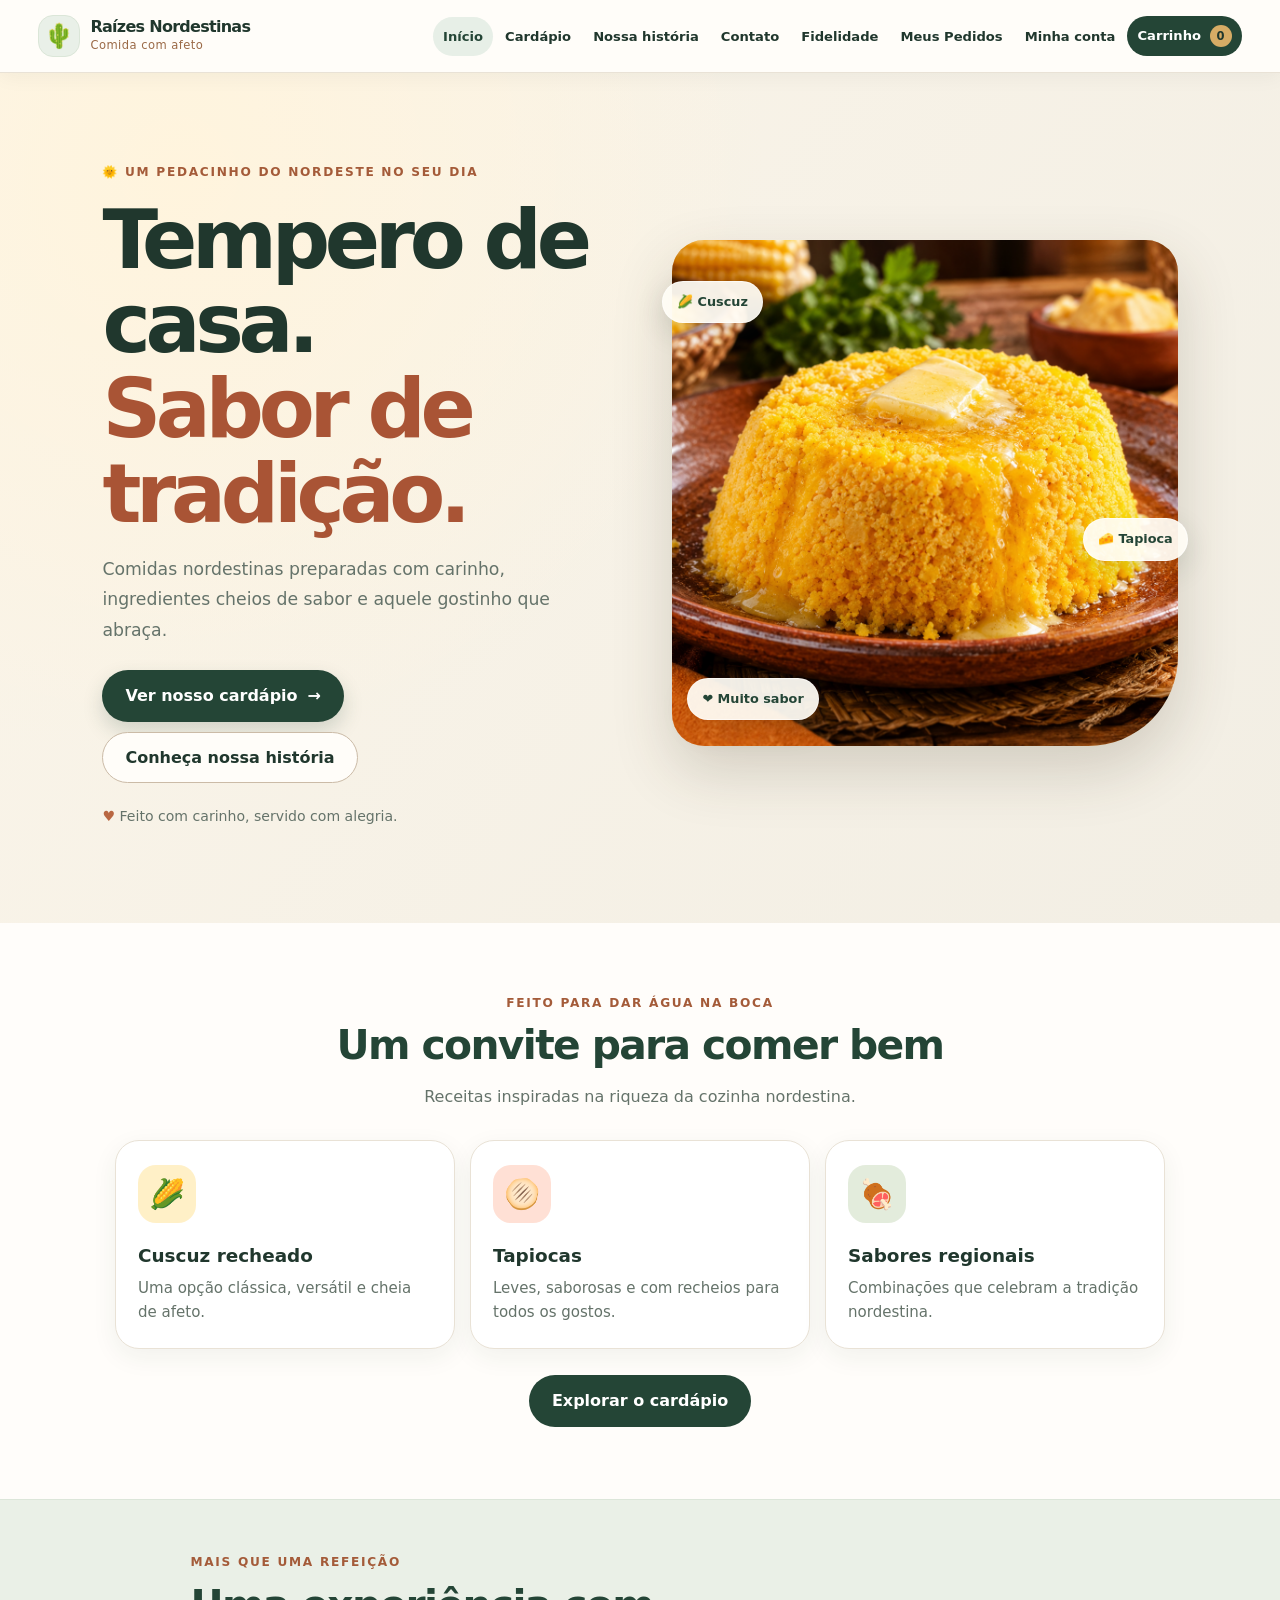
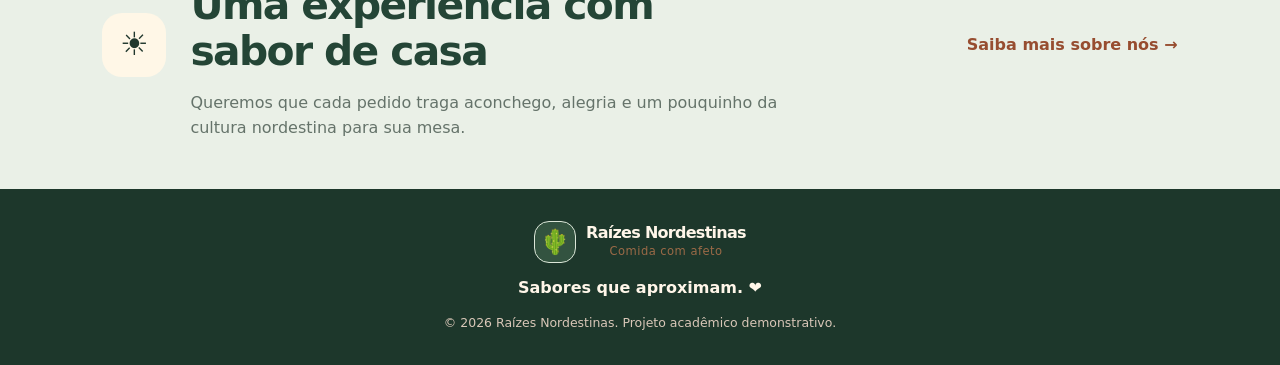
<file: index.html>
<!DOCTYPE html>
<html lang="pt-BR">
<head>
  <meta charset="UTF-8">
  <meta name="viewport" content="width=device-width, initial-scale=1">
  <meta name="description" content="Sabores do Nordeste feitos com carinho. Confira nosso cardápio de comidas nordestinas.">
  <title>Raízes Nordestinas | Comida com afeto</title>
  <link rel="stylesheet" href="CSS/style.css">
  <link rel="stylesheet" href="CSS/visual-novo.css">
  <script src="JS/script.js" defer></script>
</head>
<body>
  <a class="skip-link" href="#conteudo">Pular para o conteúdo</a>
  <header class="site-header">
    <a class="brand" href="index.html" aria-label="Raízes Nordestinas - página inicial">
      <span class="brand-mark" aria-hidden="true">🌵</span>
      <span><strong>Raízes Nordestinas</strong><small>Comida com afeto</small></span>
    </a>
    <button class="menu-toggle" aria-label="Abrir menu" aria-expanded="false" aria-controls="site-nav">☰</button>
    <nav class="site-nav" id="site-nav">
      <a class="active" href="index.html">Início</a>
      <a href="cardapio.html">Cardápio</a>
      <a href="quemsomos.html">Nossa história</a>
      <a href="contato.html">Contato</a>
      <a href="fidelidade.html">Fidelidade</a>
      <a href="meus-pedidos.html">Meus Pedidos</a>
      <a href="login.html">Minha conta</a>
      <a href="carrinho.html">Carrinho <span class="cart-count" aria-label="itens no carrinho">0</span></a>
    </nav>
  </header>

  <main id="conteudo">
    <section class="hero">
      <div class="hero-content">
        <span class="eyebrow">🌞 Um pedacinho do Nordeste no seu dia</span>
        <h1>Tempero de casa.<br><em>Sabor de tradição.</em></h1>
        <p>Comidas nordestinas preparadas com carinho, ingredientes cheios de sabor e aquele gostinho que abraça.</p>
        <div class="hero-actions">
          <a class="button button-primary" href="cardapio.html">Ver nosso cardápio <span aria-hidden="true">→</span></a>
          <a class="button button-outline" href="quemsomos.html">Conheça nossa história</a>
        </div>
        <div class="hero-note"><span aria-hidden="true">♥</span> Feito com carinho, servido com alegria.</div>
      </div>
      <div class="hero-art" role="img" aria-label="Cuscuz nordestino com manteiga derretida">
        <div class="hero-photo">
    <img
        src="IMAGENS/cardapio/CuscuzManteigaDerretida.png"
        alt="Cuscuz nordestino com manteiga derretida"
        fetchpriority="high"
    >
</div>
        <span class="floating-tag tag-one">🌽 Cuscuz</span>
        <span class="floating-tag tag-two">🧀 Tapioca</span>
        <span class="floating-tag tag-three">❤️ Muito sabor</span>
      </div>
    </section>

    <section class="section section-light">
      <div class="section-heading">
        <span class="eyebrow">Feito para dar água na boca</span>
        <h2>Um convite para comer bem</h2>
        <p>Receitas inspiradas na riqueza da cozinha nordestina.</p>
      </div>
      <div class="feature-grid">
        <article class="feature-card"><div class="food-icon icon-yellow">🌽</div><h3>Cuscuz recheado</h3><p>Uma opção clássica, versátil e cheia de afeto.</p></article>
        <article class="feature-card"><div class="food-icon icon-coral">🫓</div><h3>Tapiocas</h3><p>Leves, saborosas e com recheios para todos os gostos.</p></article>
        <article class="feature-card"><div class="food-icon icon-green">🍖</div><h3>Sabores regionais</h3><p>Combinações que celebram a tradição nordestina.</p></article>
      </div>
      <div class="center-action"><a class="button button-dark" href="cardapio.html">Explorar o cardápio</a></div>
    </section>

    <section class="story-strip">
      <div class="story-symbol" aria-hidden="true">☀️</div>
      <div><span class="eyebrow">Mais que uma refeição</span><h2>Uma experiência com sabor de casa</h2><p>Queremos que cada pedido traga aconchego, alegria e um pouquinho da cultura nordestina para sua mesa.</p></div>
      <a class="text-link" href="quemsomos.html">Saiba mais sobre nós →</a>
    </section>
  </main>

  <footer class="site-footer">
    <a class="brand brand-footer" href="index.html"><span class="brand-mark">🌵</span><span><strong>Raízes Nordestinas</strong><small>Comida com afeto</small></span></a>
    <p>Sabores que aproximam. ❤️</p>
    <small>© <span class="current-year">2026</span> Raízes Nordestinas. Projeto acadêmico demonstrativo.</small>
  </footer>
</body>
</html>
</file>
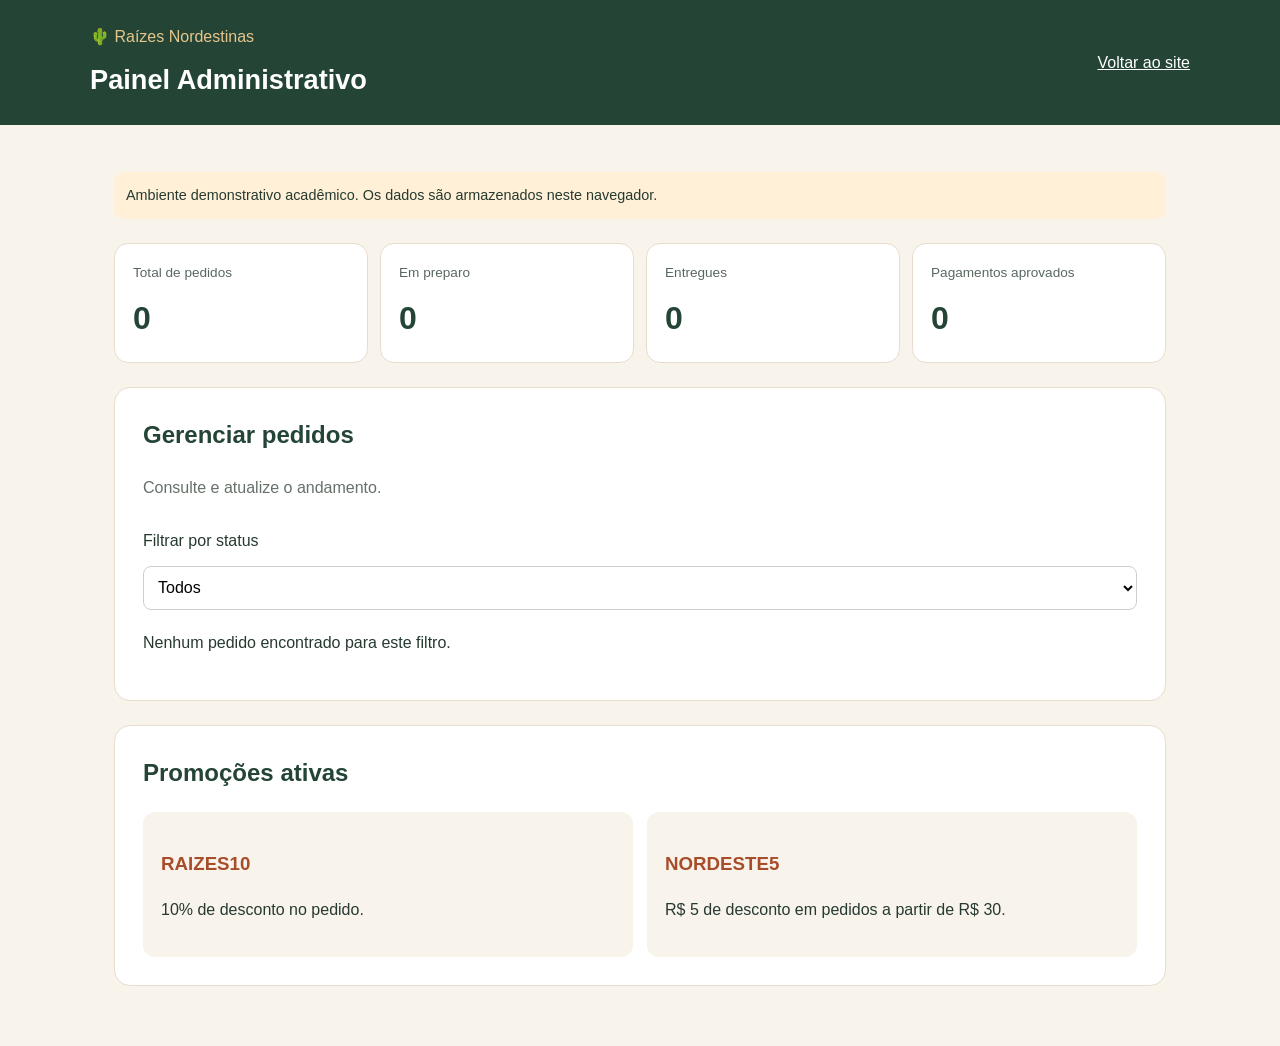
<file: admin.html>
<!DOCTYPE html>
<html lang="pt-BR">
<head>
    <meta charset="UTF-8">
    <meta name="viewport"
          content="width=device-width, initial-scale=1.0">

    <title>Painel Administrativo | Raízes Nordestinas</title>

    <link rel="stylesheet" href="CSS/style.css">
  <link rel="stylesheet" href="CSS/visual-novo.css">
    <link rel="stylesheet" href="CSS/admin.css">

    <script src="JS/admin.js" defer></script>
</head>
<body>
    <header class="admin-header">
        <div class="admin-header-content">
            <div>
                <p class="admin-subtitle">🌵 Raízes Nordestinas</p>
                <h1>Painel Administrativo</h1>
            </div>

            <a href="index.html" class="admin-back">
                Voltar ao site
            </a>
        </div>
    </header>

    <main class="admin-container">
        <p class="admin-notice">
            Ambiente demonstrativo acadêmico.
            Os dados são armazenados neste navegador.
        </p>

        <section class="admin-summary"
                 aria-label="Resumo dos pedidos">

            <article class="admin-stat">
                <span>Total de pedidos</span>
                <strong id="total-pedidos">0</strong>
            </article>

            <article class="admin-stat">
                <span>Em preparo</span>
                <strong id="pedidos-preparo">0</strong>
            </article>

            <article class="admin-stat">
                <span>Entregues</span>
                <strong id="pedidos-entregues">0</strong>
            </article>

            <article class="admin-stat">
                <span>Pagamentos aprovados</span>
                <strong id="pagamentos-aprovados">0</strong>
            </article>
        </section>

        <section class="admin-section">
            <div class="admin-section-header">
                <div>
                    <h2>Gerenciar pedidos</h2>
                    <p>Consulte e atualize o andamento.</p>
                </div>

                <label for="filtro-status">
                    Filtrar por status
                </label>

                <select id="filtro-status">
                    <option value="Todos">Todos</option>
                    <option value="Recebido">Recebidos</option>
                    <option value="Em preparo">Em preparo</option>
                    <option value="Pronto">Prontos</option>
                    <option value="Entregue">Entregues</option>
                </select>
            </div>

            <div id="admin-lista-pedidos"
                 aria-live="polite">
            </div>
        </section>

        <section class="admin-section">
            <h2>Promoções ativas</h2>

            <div class="admin-promocoes">
                <article class="admin-promo">
                    <h3>RAIZES10</h3>
                    <p>10% de desconto no pedido.</p>
                </article>

                <article class="admin-promo">
                    <h3>NORDESTE5</h3>
                    <p>R$ 5 de desconto em pedidos
                       a partir de R$ 30.</p>
                </article>
            </div>
        </section>
    </main>
</body>
</html>
</file>
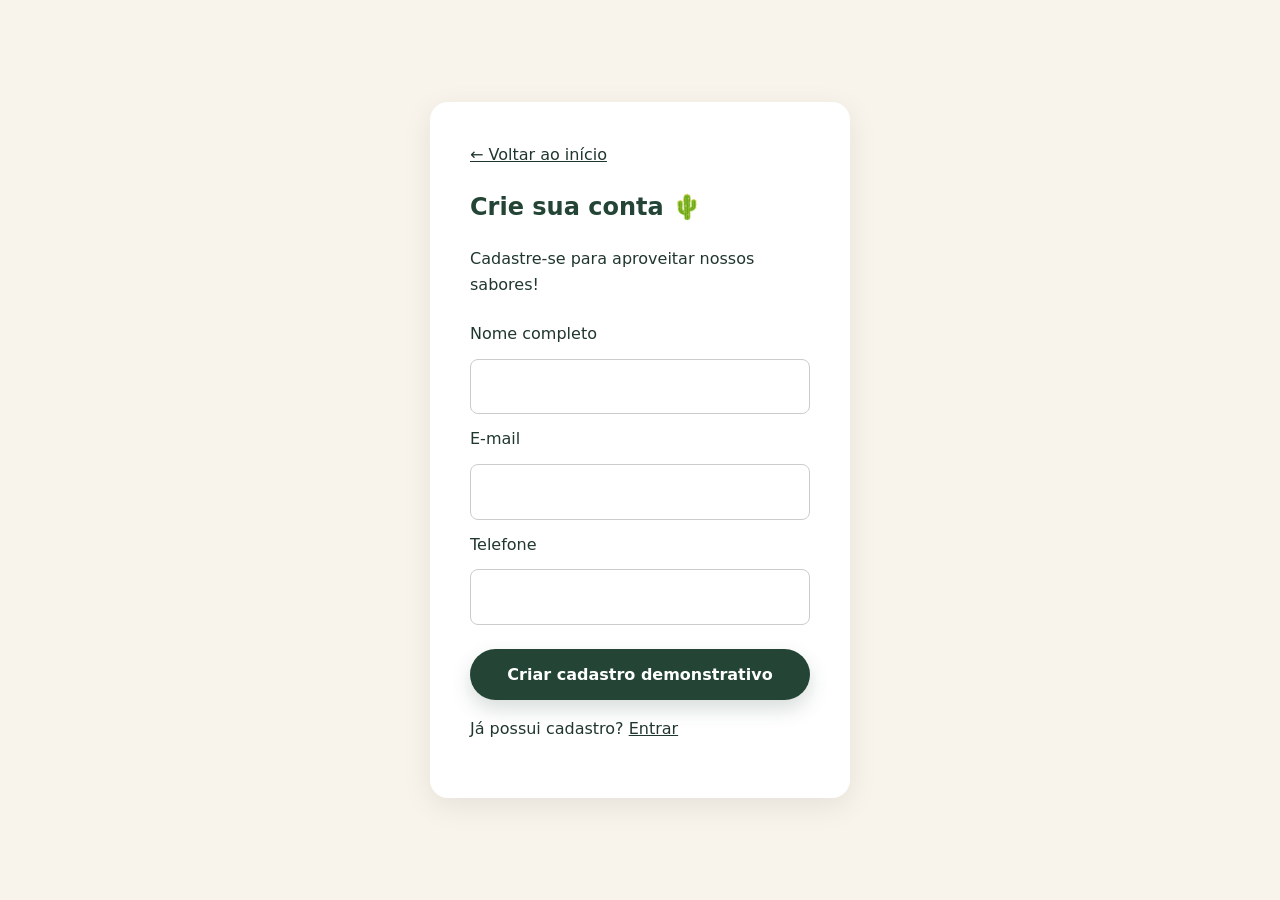
<file: cadastro.html>
<!DOCTYPE html>
<html lang="pt-BR">
<head>
    <meta charset="UTF-8">
    <meta name="viewport"
          content="width=device-width, initial-scale=1.0">
    <title>Cadastro | Raízes Nordestinas</title>
    <link rel="stylesheet" href="CSS/style.css">
  <link rel="stylesheet" href="CSS/visual-novo.css">
    <link rel="stylesheet" href="CSS/conta.css">
    <script src="JS/conta.js" defer></script>
</head>
<body>
    <main class="conta-container">
        <section class="conta-card">
            <a href="index.html">← Voltar ao início</a>

            <h1>Crie sua conta 🌵</h1>
            <p>Cadastre-se para aproveitar nossos sabores!</p>

            <form id="form-cadastro">
                <label for="nome">Nome completo</label>
                <input id="nome" type="text"
                       autocomplete="name" required>

                <label for="email">E-mail</label>
                <input id="email" type="email"
                       autocomplete="email" required>

                <label for="telefone">Telefone</label>
                <input id="telefone" type="tel"
                       autocomplete="tel" required>

                <button type="submit" class="button button-primary">
                    Criar cadastro demonstrativo
                </button>
            </form>

            <p id="mensagem-cadastro" role="status"></p>

            <p>Já possui cadastro?
                <a href="login.html">Entrar</a>
            </p>
        </section>
    </main>
</body>
</html>
</file>
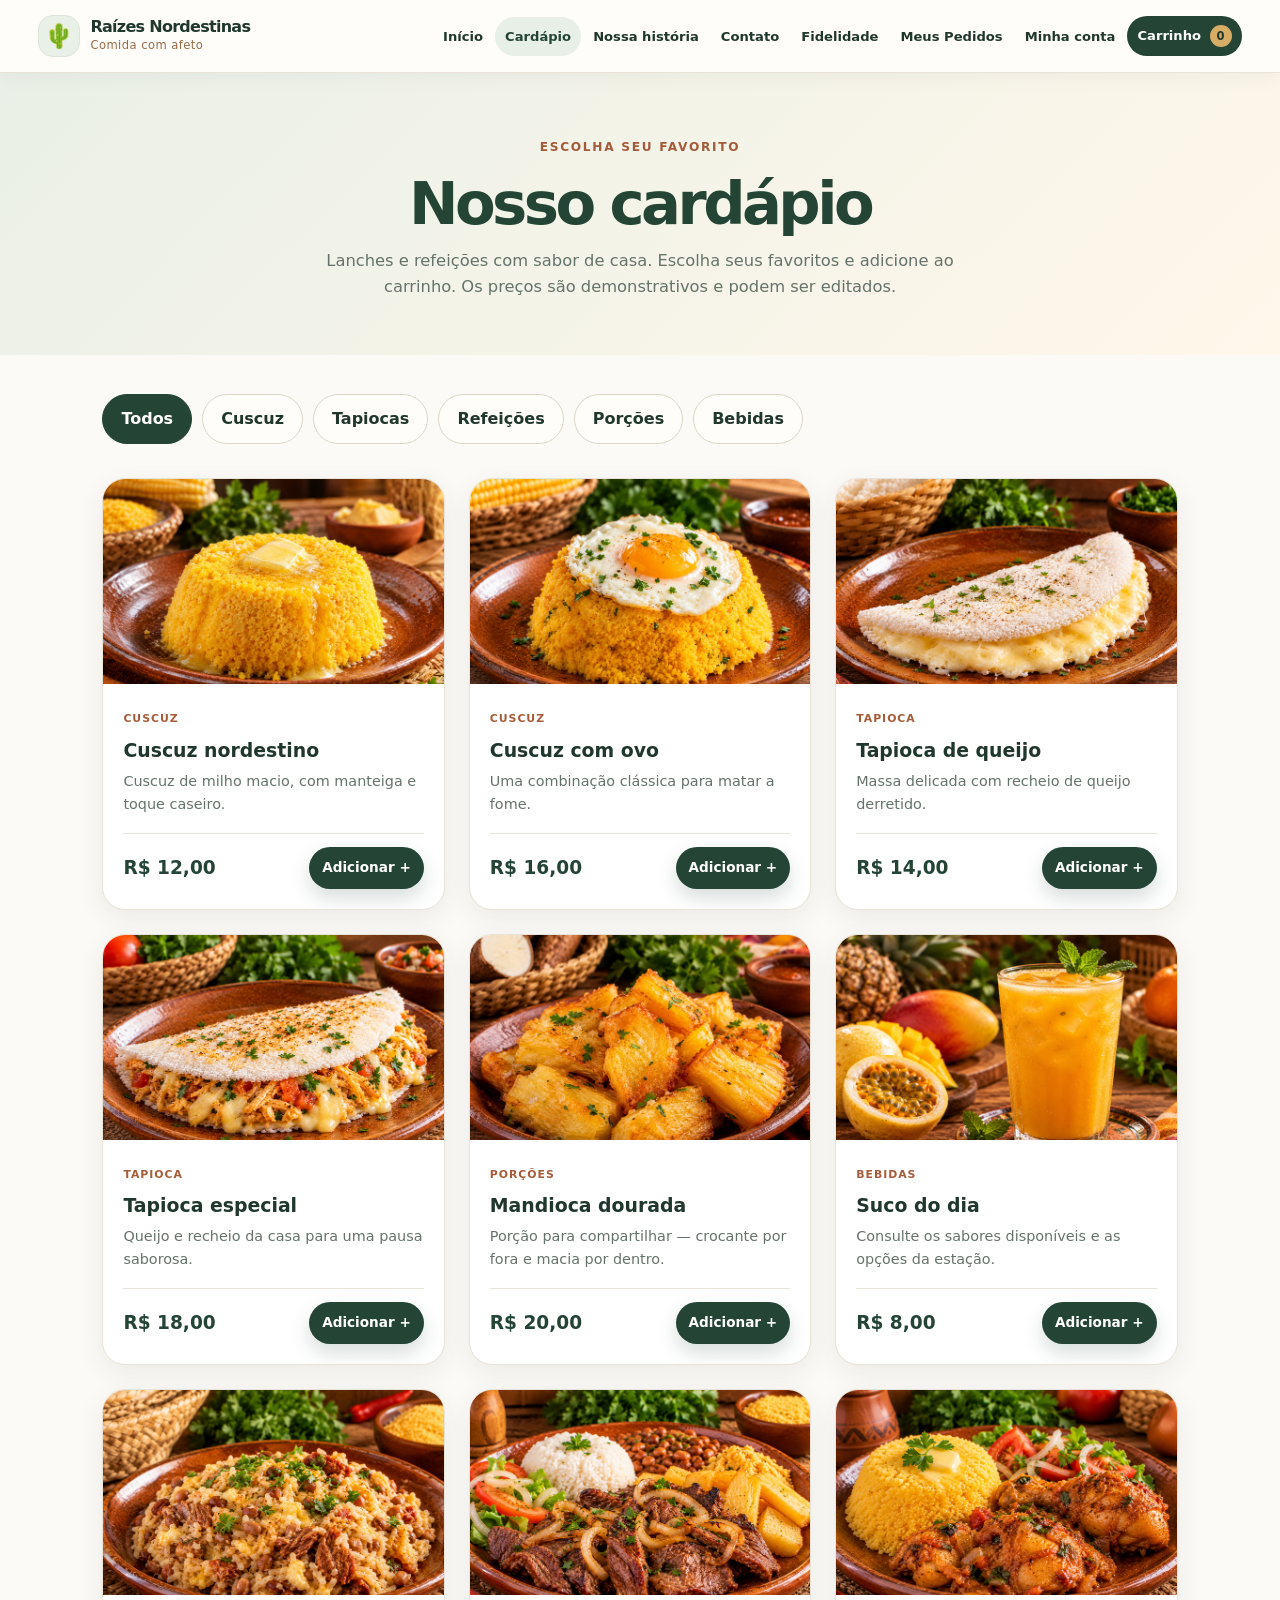
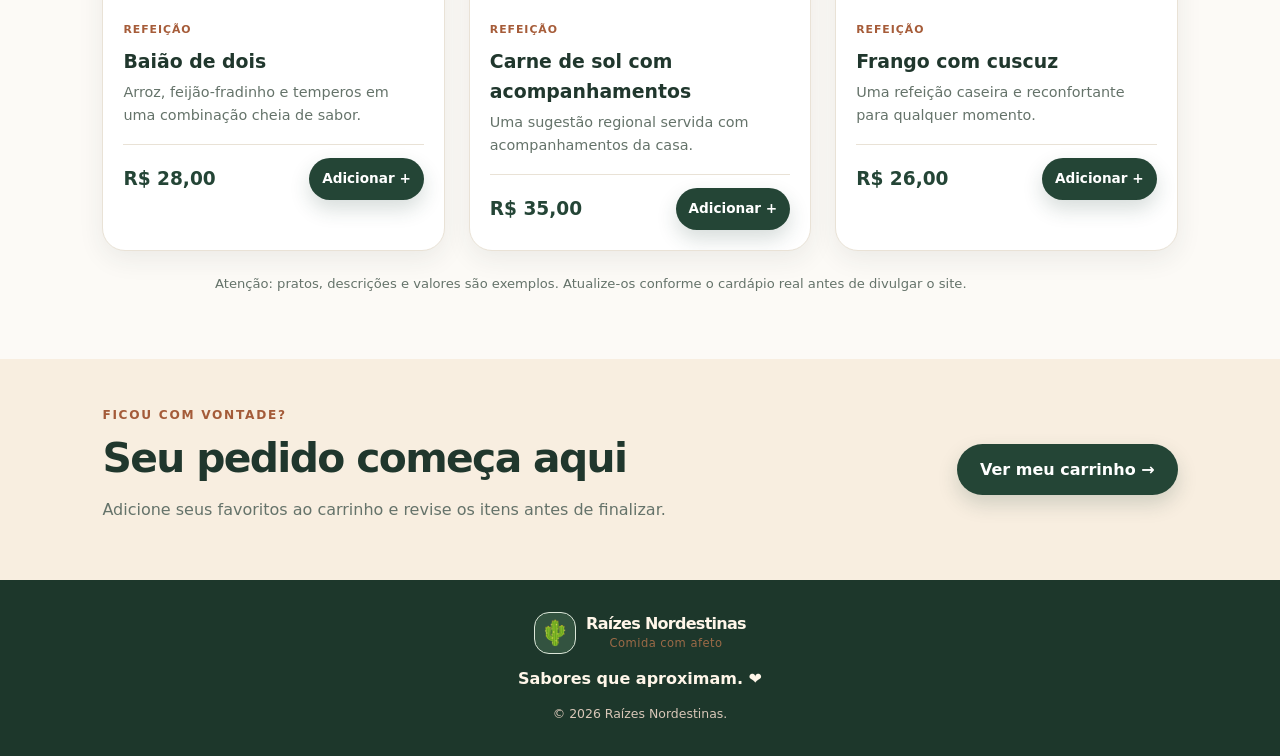
<file: cardapio.html>
<!DOCTYPE html>
<html lang="pt-BR">
<head>
  <meta charset="UTF-8"><meta name="viewport" content="width=device-width, initial-scale=1">
  <meta name="description" content="Confira o cardápio de lanches, refeições e sabores nordestinos da Raízes Nordestinas.">
  <title>Cardápio | Raízes Nordestinas</title>
  <link rel="stylesheet" href="CSS/style.css">
  <link rel="stylesheet" href="CSS/visual-novo.css"><script src="JS/script.js" defer></script>
</head>
<body>
  <a class="skip-link" href="#conteudo">Pular para o conteúdo</a>
  <header class="site-header">
    <a class="brand" href="index.html"><span class="brand-mark">🌵</span><span><strong>Raízes Nordestinas</strong><small>Comida com afeto</small></span></a>
    <button class="menu-toggle" aria-label="Abrir menu" aria-expanded="false" aria-controls="site-nav">☰</button>
    <nav class="site-nav" id="site-nav">
      <a href="index.html">Início</a>
      <a class="active" href="cardapio.html">Cardápio</a>
      <a href="quemsomos.html">Nossa história</a>
      <a href="contato.html">Contato</a>
      <a href="fidelidade.html">Fidelidade</a>
      <a href="meus-pedidos.html">Meus Pedidos</a>
      <a href="login.html">Minha conta</a>
      <a href="carrinho.html">Carrinho <span class="cart-count" aria-label="itens no carrinho">0</span></a>
    </nav>
  </header>
  <main id="conteudo">
    <section class="page-hero"><span class="eyebrow">Escolha seu favorito</span><h1>Nosso cardápio</h1><p>Lanches e refeições com sabor de casa. Escolha seus favoritos e adicione ao carrinho. Os preços são demonstrativos e podem ser editados.</p></section>
    <section class="menu-section">
      <div class="filter-row" role="group" aria-label="Filtrar itens do cardápio">
        <button class="filter-button active" data-filter="todos">Todos</button>
        <button class="filter-button" data-filter="cuscuz">Cuscuz</button>
        <button class="filter-button" data-filter="tapioca">Tapiocas</button>
        <button class="filter-button" data-filter="refeicoes">Refeições</button><button class="filter-button" data-filter="porcoes">Porções</button>
        <button class="filter-button" data-filter="bebidas">Bebidas</button>
      </div>
      <div class="menu-grid">
        <article class="menu-card" data-category="cuscuz"><div class="menu-art">
    <img
        src="IMAGENS/cardapio/CuscuzManteigaDerretida.png"
        alt="Cuscuz nordestino com manteiga derretida"
        loading="lazy"
    >
</div><div class="menu-card-body"><span class="menu-category">CUSCUZ</span><h2>Cuscuz nordestino</h2><p>Cuscuz de milho macio, com manteiga e toque caseiro.</p><div class="menu-card-bottom"><strong>R$ 12,00</strong><button class="button button-primary add-to-cart" type="button" data-name="Cuscuz nordestino" data-price="12.00">Adicionar +</button></div></div></article>
        <article class="menu-card" data-category="cuscuz"><div class="menu-art">
    <img
        src="IMAGENS/cardapio/CuscuzComOvo.png"
        alt="Cuscuz nordestino com ovo frito por cima"
        loading="lazy"
    >
</div><div class="menu-card-body"><span class="menu-category">CUSCUZ</span><h2>Cuscuz com ovo</h2><p>Uma combinação clássica para matar a fome.</p><div class="menu-card-bottom"><strong>R$ 16,00</strong><button class="button button-primary add-to-cart" type="button" data-name="Cuscuz com ovo" data-price="16.00">Adicionar +</button></div></div></article>
        <article class="menu-card" data-category="tapioca"><div class="menu-art">
    <img
        src="IMAGENS/cardapio/TapiocaRecheada.png"
        alt="Tapioca de queijo"
        loading="lazy"
    >
</div><div class="menu-card-body"><span class="menu-category">TAPIOCA</span><h2>Tapioca de queijo</h2><p>Massa delicada com recheio de queijo derretido.</p><div class="menu-card-bottom"><strong>R$ 14,00</strong><button class="button button-primary add-to-cart" type="button" data-name="Tapioca de queijo" data-price="14.00">Adicionar +</button></div></div></article>
        <article class="menu-card" data-category="tapioca"><div class="menu-art">
    <img
        src="IMAGENS/cardapio/TapiocaEspecial.png"
        alt="Tapioca especial"
        loading="lazy"
    >
</div><div class="menu-card-body"><span class="menu-category">TAPIOCA</span><h2>Tapioca especial</h2><p>Queijo e recheio da casa para uma pausa saborosa.</p><div class="menu-card-bottom"><strong>R$ 18,00</strong><button class="button button-primary add-to-cart" type="button" data-name="Tapioca especial" data-price="18.00">Adicionar +</button></div></div></article>
        <article class="menu-card" data-category="porcoes"><div class="menu-art">
    <img
        src="IMAGENS/cardapio/MandiocaDourada.png"
        alt="Mandioca dourada"
        loading="lazy"
    >
</div><div class="menu-card-body"><span class="menu-category">PORÇÕES</span><h2>Mandioca dourada</h2><p>Porção para compartilhar — crocante por fora e macia por dentro.</p><div class="menu-card-bottom"><strong>R$ 20,00</strong><button class="button button-primary add-to-cart" type="button" data-name="Mandioca dourada" data-price="20.00">Adicionar +</button></div></div></article>
        <article class="menu-card" data-category="bebidas"><div class="menu-art">
    <img
        src="IMAGENS/cardapio/SucoDoDia.png"
        alt="Suco do dia"
        loading="lazy"
    >
</div><div class="menu-card-body"><span class="menu-category">BEBIDAS</span><h2>Suco do dia</h2><p>Consulte os sabores disponíveis e as opções da estação.</p><div class="menu-card-bottom"><strong>R$ 8,00</strong><button class="button button-primary add-to-cart" type="button" data-name="Suco do dia" data-price="8.00">Adicionar +</button></div></div></article>

        <article class="menu-card" data-category="refeicoes"><div class="menu-art">
    <img
        src="IMAGENS/cardapio/BaiãoDeDois.png"
        alt="Baiao de dois com arroz e feijão-fradinho"
        loading="lazy"
    >
</div><div class="menu-card-body"><span class="menu-category">REFEIÇÃO</span><h2>Baião de dois</h2><p>Arroz, feijão-fradinho e temperos em uma combinação cheia de sabor.</p><div class="menu-card-bottom"><strong>R$ 28,00</strong><button class="button button-primary add-to-cart" type="button" data-name="Baião de dois" data-price="28.00">Adicionar +</button></div></div></article>
        <article class="menu-card" data-category="refeicoes"><div class="menu-art">
    <img
        src="IMAGENS/cardapio/CarneDeSol.png"
        alt="Carne de sol com acompanhamentos"
        loading="lazy"
    >
</div><div class="menu-card-body"><span class="menu-category">REFEIÇÃO</span><h2>Carne de sol com acompanhamentos</h2><p>Uma sugestão regional servida com acompanhamentos da casa.</p><div class="menu-card-bottom"><strong>R$ 35,00</strong><button class="button button-primary add-to-cart" type="button" data-name="Carne de sol com acompanhamentos" data-price="35.00">Adicionar +</button></div></div></article>
        <article class="menu-card" data-category="refeicoes"><div class="menu-art">
    <img
        src="IMAGENS/cardapio/FrangoComCuscuz.png"
        alt="Frango com cuscuz"
        loading="lazy"
    >
</div><div class="menu-card-body"><span class="menu-category">REFEIÇÃO</span><h2>Frango com cuscuz</h2><p>Uma refeição caseira e reconfortante para qualquer momento.</p><div class="menu-card-bottom"><strong>R$ 26,00</strong><button class="button button-primary add-to-cart" type="button" data-name="Frango com cuscuz" data-price="26.00">Adicionar +</button></div></div></article>
      </div>
      <p class="menu-disclaimer">Atenção: pratos, descrições e valores são exemplos. Atualize-os conforme o cardápio real antes de divulgar o site.</p>
    </section>
    <section class="order-banner"><div><span class="eyebrow">Ficou com vontade?</span><h2>Seu pedido começa aqui</h2><p>Adicione seus favoritos ao carrinho e revise os itens antes de finalizar.</p></div><a class="button button-primary" href="carrinho.html">Ver meu carrinho →</a></section>
  </main>
  <footer class="site-footer"><a class="brand brand-footer" href="index.html"><span class="brand-mark">🌵</span><span><strong>Raízes Nordestinas</strong><small>Comida com afeto</small></span></a><p>Sabores que aproximam. ❤️</p><small>© <span class="current-year">2026</span> Raízes Nordestinas.</small></footer>
</body>
</html>
</file>
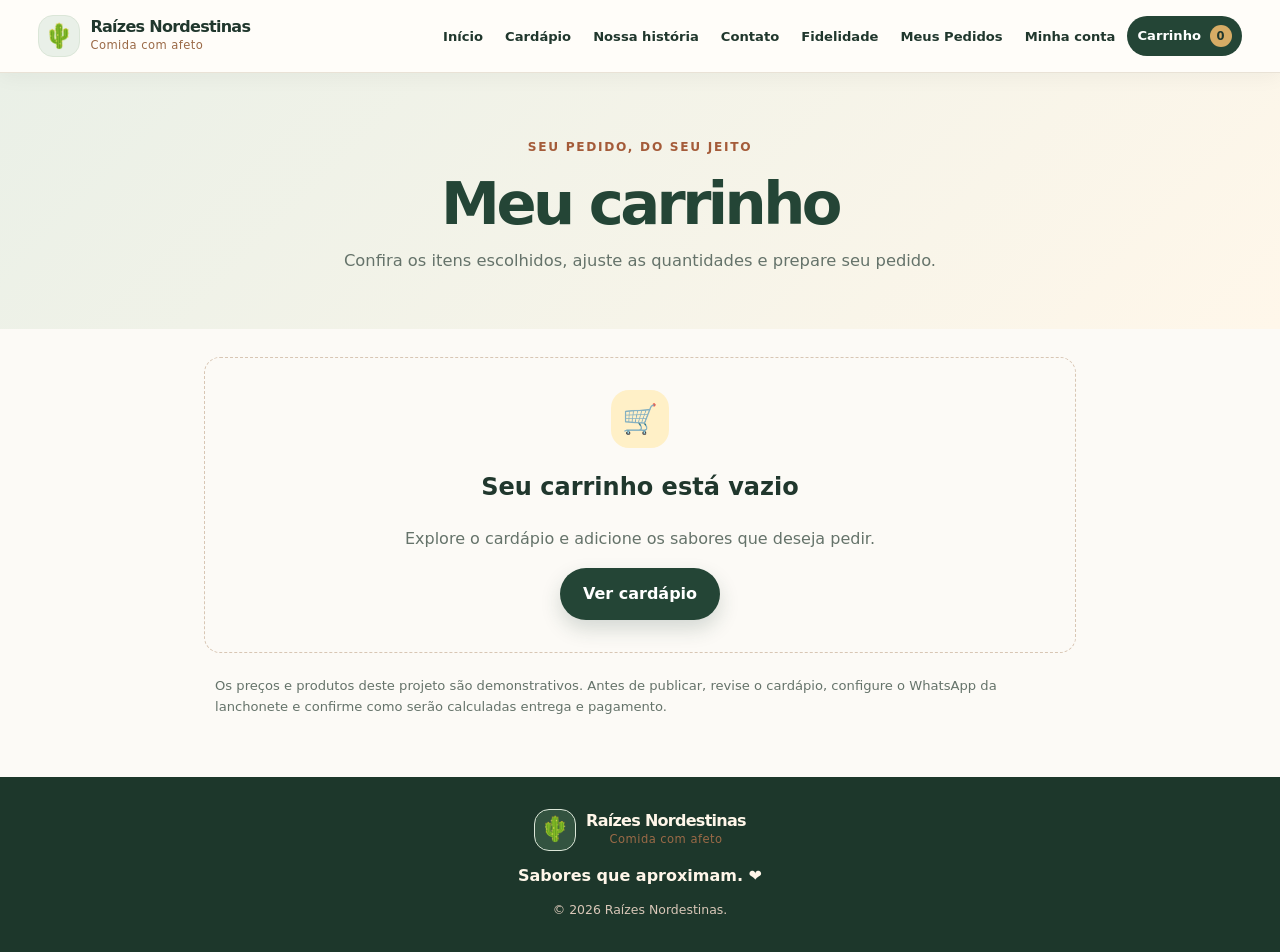
<file: carrinho.html>
<!DOCTYPE html>
<html lang="pt-BR"><head><meta charset="UTF-8"><meta name="viewport" content="width=device-width, initial-scale=1"><meta name="description" content="Revise seu pedido na Raízes Nordestinas."><title>Meu carrinho | Raízes Nordestinas</title><link rel="stylesheet" href="CSS/style.css">
  <link rel="stylesheet" href="CSS/visual-novo.css"><script src="JS/script.js" defer></script><script src="JS/pedidos.js" defer></script></head>
<body><a class="skip-link" href="#conteudo">Pular para o conteúdo</a><header class="site-header"><a class="brand" href="index.html"><span class="brand-mark" aria-hidden="true">🌵</span><span><strong>Raízes Nordestinas</strong><small>Comida com afeto</small></span></a><button class="menu-toggle" aria-label="Abrir menu" aria-expanded="false" aria-controls="site-nav">☰</button><nav class="site-nav" id="site-nav">
      <a href="index.html">Início</a>
      <a href="cardapio.html">Cardápio</a>
      <a href="quemsomos.html">Nossa história</a>
      <a href="contato.html">Contato</a>
      <a href="fidelidade.html">Fidelidade</a>
      <a href="meus-pedidos.html">Meus Pedidos</a>
      <a href="login.html">Minha conta</a>
      <a class="active" href="carrinho.html">Carrinho <span class="cart-count" aria-label="itens no carrinho">0</span></a>
    </nav></header>
<main id="conteudo"><section class="page-hero"><span class="eyebrow">Seu pedido, do seu jeito</span><h1>Meu carrinho</h1><p>Confira os itens escolhidos, ajuste as quantidades e prepare seu pedido.</p></section><section class="cart-page"><div id="cart-content" aria-live="polite"></div><p class="menu-disclaimer">Os preços e produtos deste projeto são demonstrativos. Antes de publicar, revise o cardápio, configure o WhatsApp da lanchonete e confirme como serão calculadas entrega e pagamento.</p></section></main>
<footer class="site-footer"><a class="brand brand-footer" href="index.html"><span class="brand-mark">🌵</span><span><strong>Raízes Nordestinas</strong><small>Comida com afeto</small></span></a><p>Sabores que aproximam. ❤️</p><small>© <span class="current-year">2026</span> Raízes Nordestinas.</small></footer></body></html>
</file>
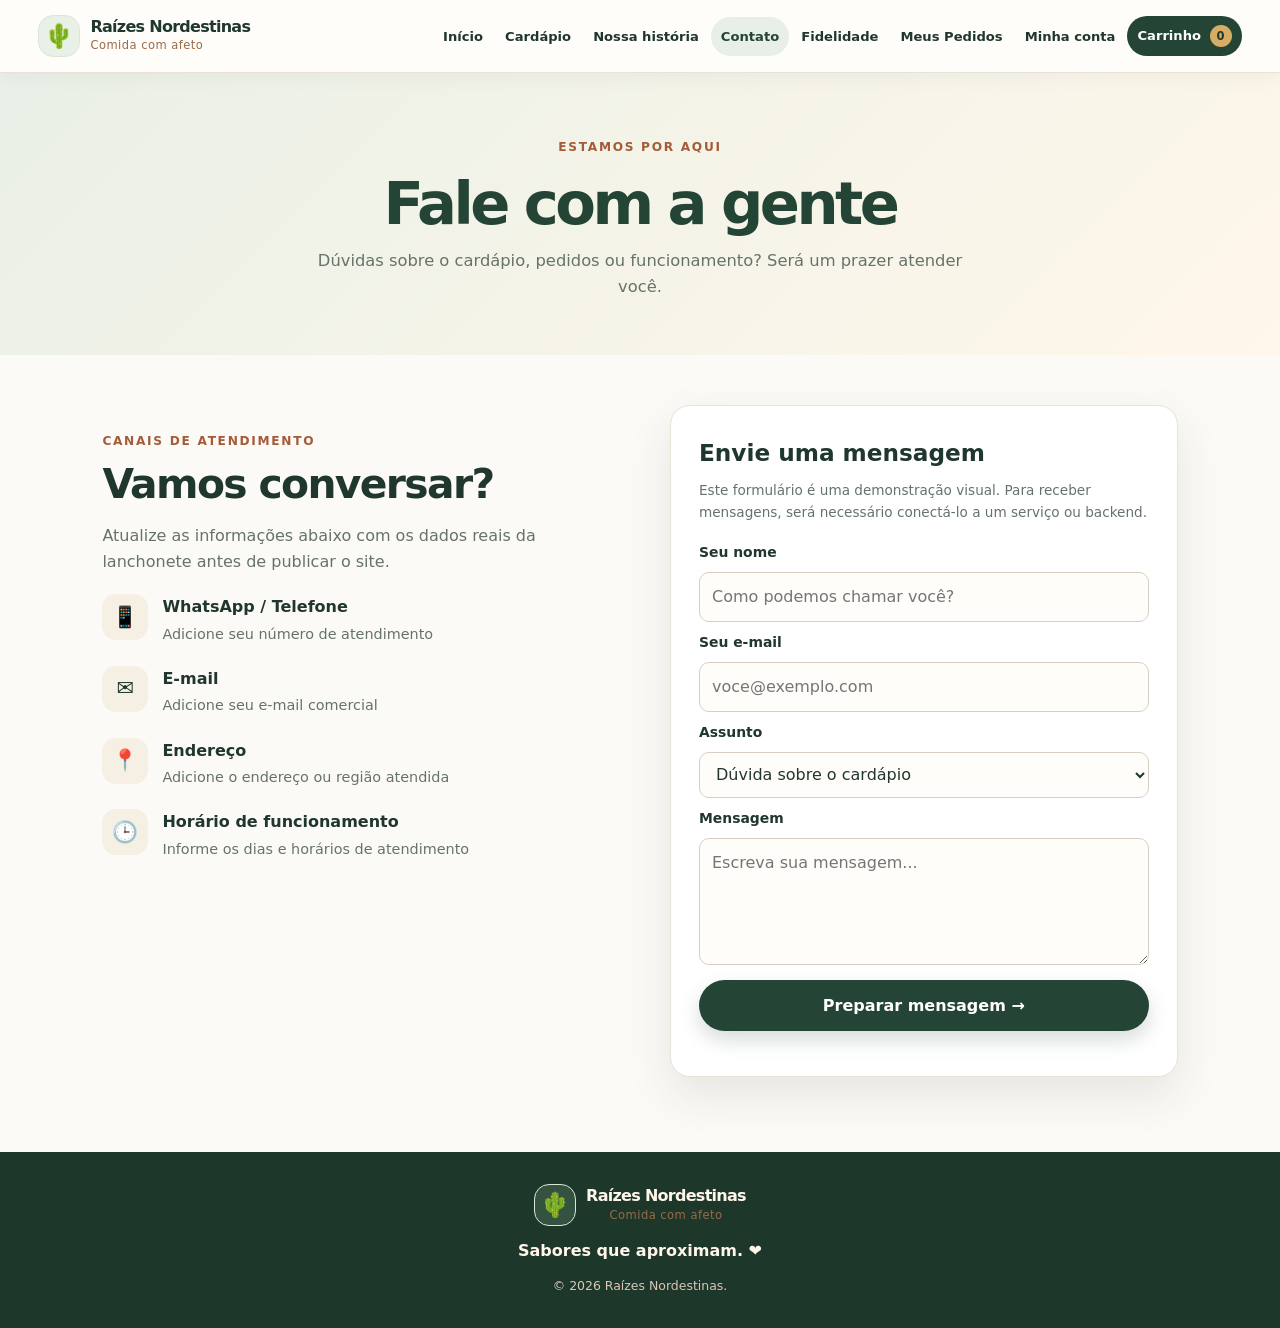
<file: contato.html>
<!DOCTYPE html>
<html lang="pt-BR">
<head>
  <meta charset="UTF-8"><meta name="viewport" content="width=device-width, initial-scale=1">
  <meta name="description" content="Entre em contato com o Raízes Nordestinas.">
  <title>Contato | Raízes Nordestinas</title><link rel="stylesheet" href="CSS/style.css">
  <link rel="stylesheet" href="CSS/visual-novo.css"><script src="JS/script.js" defer></script>
</head>
<body>
  <a class="skip-link" href="#conteudo">Pular para o conteúdo</a>
  <header class="site-header"><a class="brand" href="index.html"><span class="brand-mark">🌵</span><span><strong>Raízes Nordestinas</strong><small>Comida com afeto</small></span></a><button class="menu-toggle" aria-label="Abrir menu" aria-expanded="false" aria-controls="site-nav">☰</button><nav class="site-nav" id="site-nav">
      <a href="index.html">Início</a>
      <a href="cardapio.html">Cardápio</a>
      <a href="quemsomos.html">Nossa história</a>
      <a class="active" href="contato.html">Contato</a>
      <a href="fidelidade.html">Fidelidade</a>
      <a href="meus-pedidos.html">Meus Pedidos</a>
      <a href="login.html">Minha conta</a>
      <a href="carrinho.html">Carrinho <span class="cart-count" aria-label="itens no carrinho">0</span></a>
    </nav></header>
  <main id="conteudo">
    <section class="page-hero"><span class="eyebrow">Estamos por aqui</span><h1>Fale com a gente</h1><p>Dúvidas sobre o cardápio, pedidos ou funcionamento? Será um prazer atender você.</p></section>
    <section class="contact-layout">
      <div class="contact-info"><span class="eyebrow">Canais de atendimento</span><h2>Vamos conversar?</h2><p>Atualize as informações abaixo com os dados reais da lanchonete antes de publicar o site.</p>
        <div class="contact-item"><span>📱</span><div><strong>WhatsApp / Telefone</strong><p>Adicione seu número de atendimento</p></div></div>
        <div class="contact-item"><span>✉️</span><div><strong>E-mail</strong><p>Adicione seu e-mail comercial</p></div></div>
        <div class="contact-item"><span>📍</span><div><strong>Endereço</strong><p>Adicione o endereço ou região atendida</p></div></div>
        <div class="contact-item"><span>🕒</span><div><strong>Horário de funcionamento</strong><p>Informe os dias e horários de atendimento</p></div></div>
      </div>
      <form class="contact-form" id="contact-form">
        <h2>Envie uma mensagem</h2>
        <p>Este formulário é uma demonstração visual. Para receber mensagens, será necessário conectá-lo a um serviço ou backend.</p>
        <label for="nome">Seu nome</label><input id="nome" name="nome" type="text" placeholder="Como podemos chamar você?" required>
        <label for="email">Seu e-mail</label><input id="email" name="email" type="email" placeholder="voce@exemplo.com" required>
        <label for="assunto">Assunto</label><select id="assunto" name="assunto"><option>Dúvida sobre o cardápio</option><option>Pedido e entrega</option><option>Outro assunto</option></select>
        <label for="mensagem">Mensagem</label><textarea id="mensagem" name="mensagem" rows="4" placeholder="Escreva sua mensagem..." required></textarea>
        <button class="button button-primary" type="submit">Preparar mensagem →</button>
        <p class="form-feedback" id="form-feedback" aria-live="polite"></p>
      </form>
    </section>
  </main>
  <footer class="site-footer"><a class="brand brand-footer" href="index.html"><span class="brand-mark">🌵</span><span><strong>Raízes Nordestinas</strong><small>Comida com afeto</small></span></a><p>Sabores que aproximam. ❤️</p><small>© <span class="current-year">2026</span> Raízes Nordestinas.</small></footer>
</body>
</html>
</file>
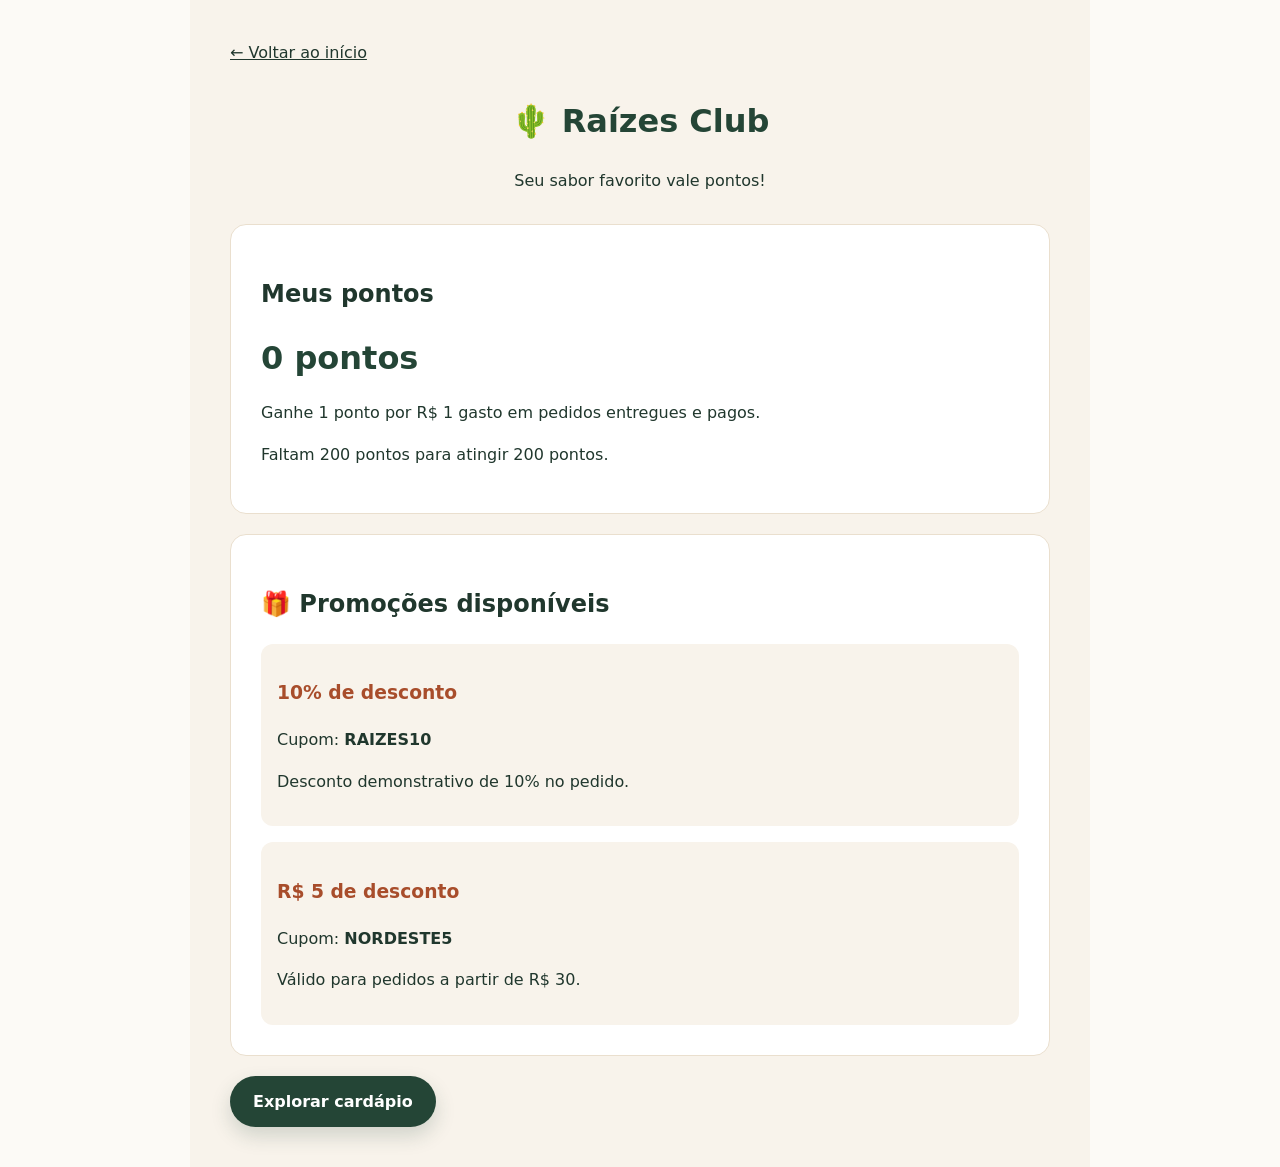
<file: fidelidade.html>
<!DOCTYPE html>
<html lang="pt-BR">
<head>
    <meta charset="UTF-8">
    <meta name="viewport"
          content="width=device-width, initial-scale=1.0">

    <title>Fidelidade | Raízes Nordestinas</title>

    <link rel="stylesheet" href="CSS/style.css">
  <link rel="stylesheet" href="CSS/visual-novo.css">
    <link rel="stylesheet" href="CSS/fidelidade.css">

    <script src="JS/fidelidade.js" defer></script>
</head>
<body>
    <main class="fidelidade-container">
        <a href="index.html">← Voltar ao início</a>

        <header>
            <h1>🌵 Raízes Club</h1>
            <p>Seu sabor favorito vale pontos!</p>
        </header>

        <section class="fidelidade-card">
            <h2>Meus pontos</h2>
            <strong id="total-pontos">0 pontos</strong>
            <p>
                Ganhe 1 ponto por R$ 1 gasto em
                pedidos entregues e pagos.
            </p>
            <p id="proximo-beneficio"></p>
        </section>

        <section class="fidelidade-card">
            <h2>🎁 Promoções disponíveis</h2>

            <article class="promocao">
                <h3>10% de desconto</h3>
                <p>Cupom: <strong>RAIZES10</strong></p>
                <p>Desconto demonstrativo de 10% no pedido.</p>
            </article>

            <article class="promocao">
                <h3>R$ 5 de desconto</h3>
                <p>Cupom: <strong>NORDESTE5</strong></p>
                <p>Válido para pedidos a partir de R$ 30.</p>
            </article>
        </section>

        <a href="cardapio.html"
           class="button button-primary">
            Explorar cardápio
        </a>
    </main>
</body>
</html>
</file>
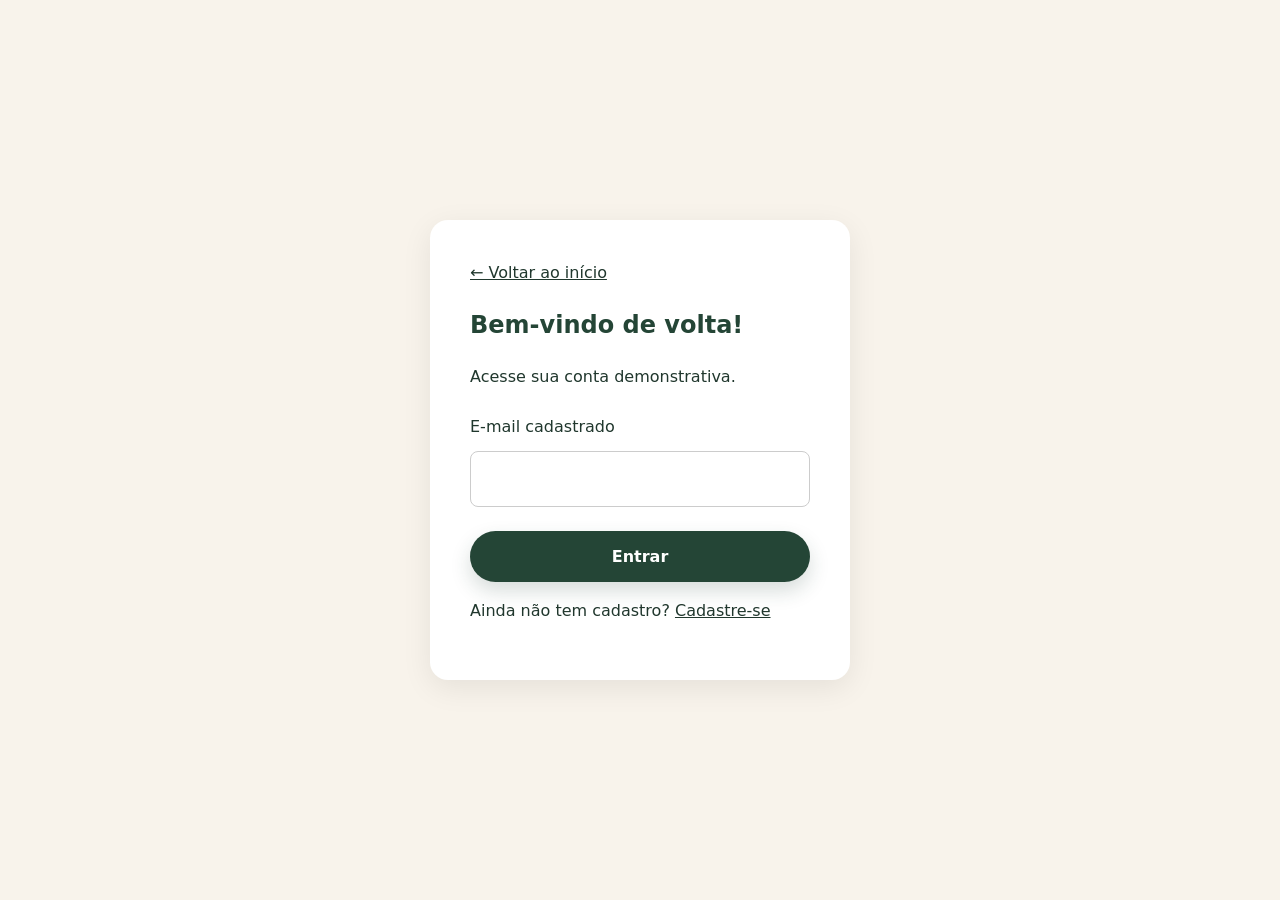
<file: login.html>
<!DOCTYPE html>
<html lang="pt-BR">
<head>
    <meta charset="UTF-8">
    <meta name="viewport"
          content="width=device-width, initial-scale=1.0">
    <title>Entrar | Raízes Nordestinas</title>
    <link rel="stylesheet" href="CSS/style.css">
  <link rel="stylesheet" href="CSS/visual-novo.css">
    <link rel="stylesheet" href="CSS/conta.css">
    <script src="JS/conta.js" defer></script>
</head>
<body>
    <main class="conta-container">
        <section class="conta-card">
            <a href="index.html">← Voltar ao início</a>

            <h1>Bem-vindo de volta!</h1>
            <p>Acesse sua conta demonstrativa.</p>

            <form id="form-login">
                <label for="email-login">E-mail cadastrado</label>
                <input id="email-login" type="email"
                       autocomplete="email" required>

                <button class="button button-primary"
                        type="submit">
                    Entrar
                </button>
            </form>

            <p id="mensagem-login" role="status"></p>

            <p>Ainda não tem cadastro?
                <a href="cadastro.html">Cadastre-se</a>
            </p>
        </section>
    </main>
</body>
</html>
</file>
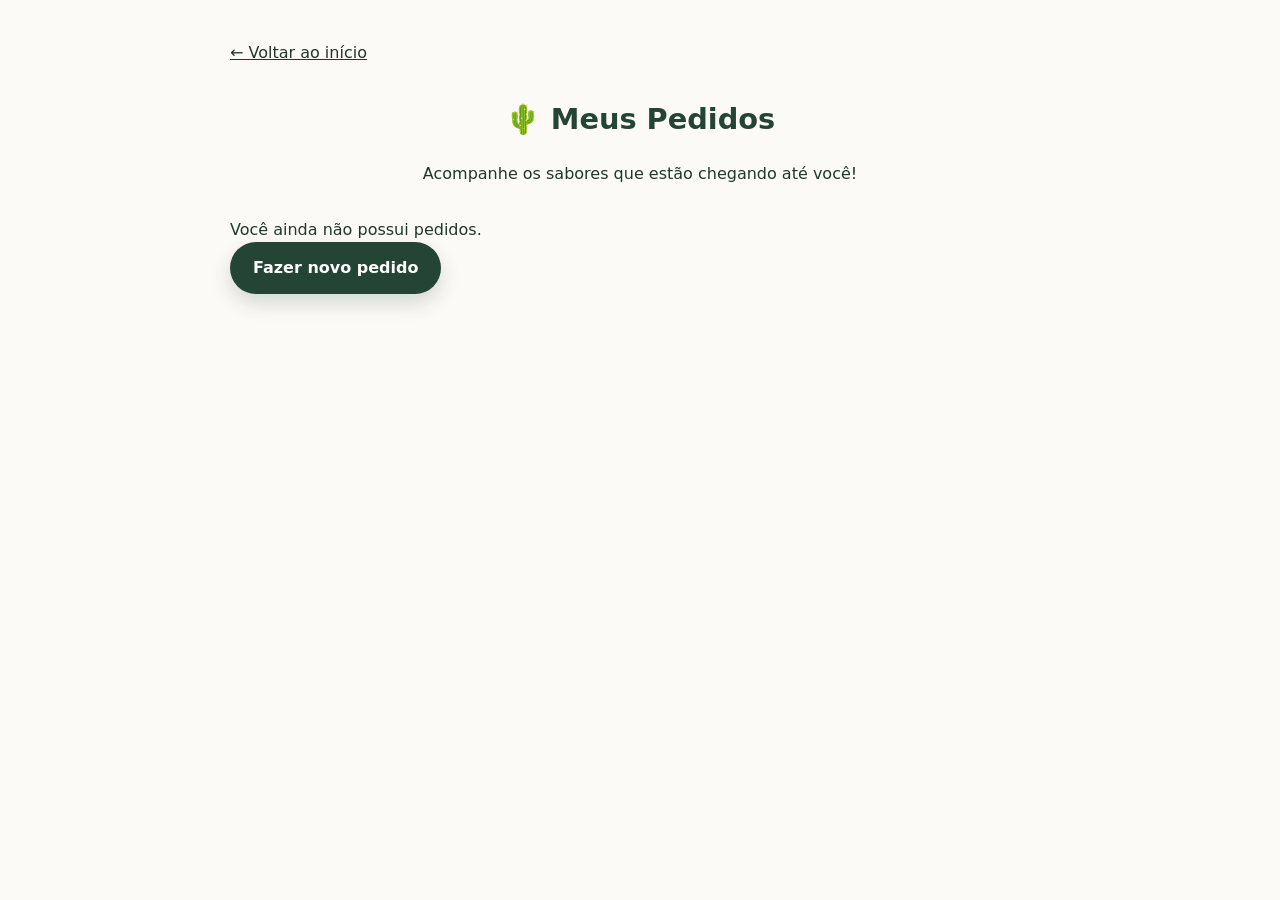
<file: meus-pedidos.html>
<!DOCTYPE html>
<html lang="pt-BR">
<head>
    <meta charset="UTF-8">
    <meta name="viewport"
          content="width=device-width, initial-scale=1.0">

    <title>Meus Pedidos | Raízes Nordestinas</title>

    <link rel="stylesheet" href="CSS/style.css">
  <link rel="stylesheet" href="CSS/visual-novo.css">
    <link rel="stylesheet" href="CSS/pedidos.css">

    <script src="JS/script.js" defer></script>
    <script src="JS/pedidos.js" defer></script>
</head>

<body>
    <main class="pedidos-container">
        <a href="index.html">← Voltar ao início</a>

        <header class="pedidos-header">
            <h1>🌵 Meus Pedidos</h1>
            <p>
                Acompanhe os sabores que estão
                chegando até você!
            </p>
        </header>

        <section id="lista-pedidos"
                 aria-live="polite">
        </section>

        <a href="cardapio.html"
           class="button button-primary">
            Fazer novo pedido
        </a>
    </main>
</body>
</html>
</file>
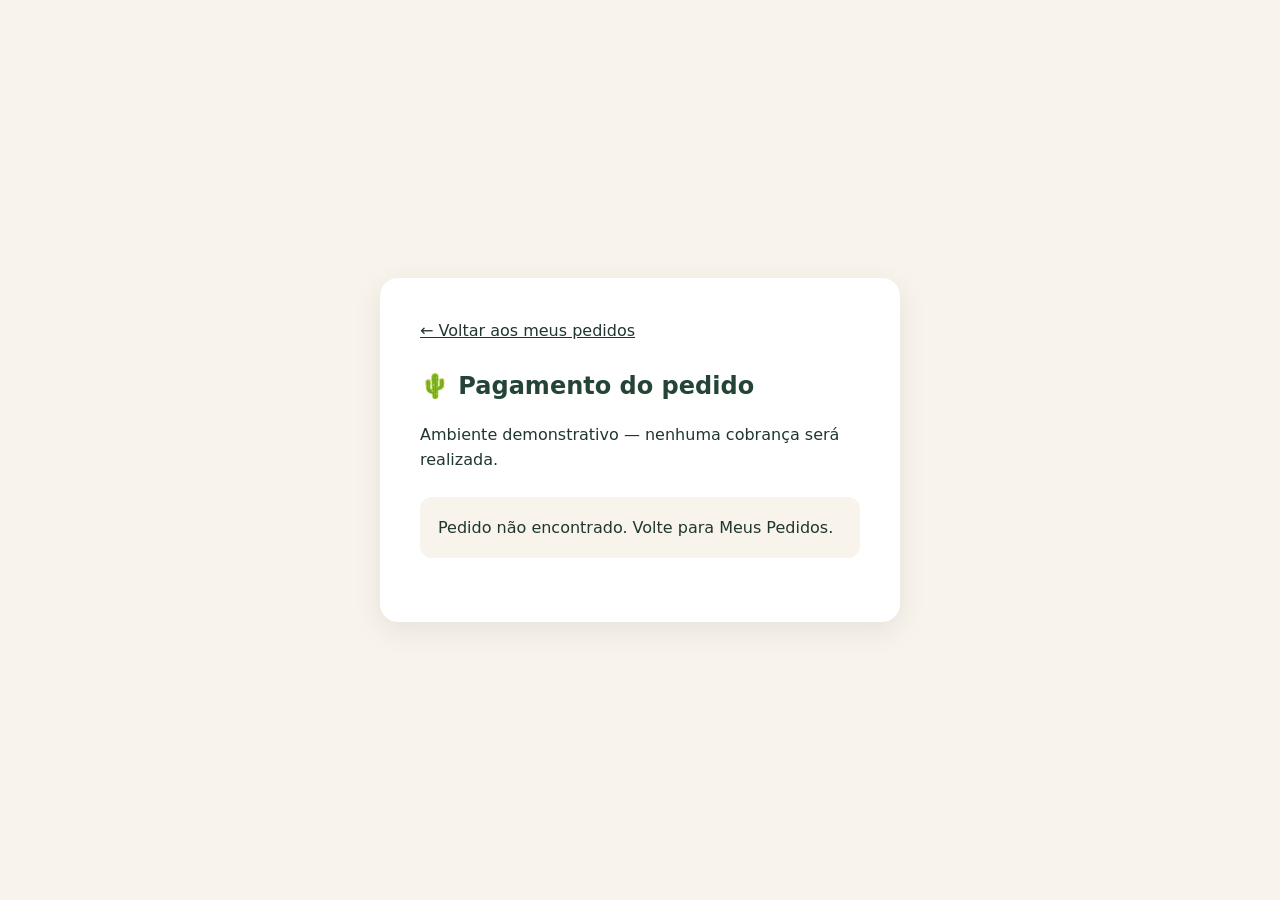
<file: pagamento.html>
<!DOCTYPE html>
<html lang="pt-BR">
<head>
    <meta charset="UTF-8">
    <meta name="viewport"
          content="width=device-width, initial-scale=1.0">

    <title>Pagamento | Raízes Nordestinas</title>

    <link rel="stylesheet" href="CSS/style.css">
  <link rel="stylesheet" href="CSS/visual-novo.css">
    <link rel="stylesheet" href="CSS/pagamento.css">

    <script src="JS/pagamento.js" defer></script>
</head>
<body>
    <main class="pagamento-container">
        <section class="pagamento-card">
            <a href="meus-pedidos.html">
                ← Voltar aos meus pedidos
            </a>

            <h1>🌵 Pagamento do pedido</h1>
            <p>Ambiente demonstrativo — nenhuma cobrança será realizada.</p>

            <div id="resumo-pagamento" aria-live="polite"></div>

            <form id="form-pagamento" hidden>
                <h2>Escolha como deseja pagar</h2>

                <label for="metodo">
                    Forma de pagamento
                </label>
                <select id="metodo" required>
                    <option value="">Selecione</option>
                    <option value="Pix">Pix</option>
                    <option value="Cartão">Cartão</option>
                </select>

                <label for="resultado">
                    Resposta simulada do serviço
                </label>
                <select id="resultado" required>
                    <option value="">Selecione</option>
                    <option value="Aprovado">Aprovado</option>
                    <option value="Pendente">Pendente</option>
                    <option value="Recusado">Recusado</option>
                </select>

                <button type="submit"
                        class="button button-primary">
                    Confirmar pagamento
                </button>
            </form>

            <div id="retorno-pagamento"
                 role="status"
                 aria-live="polite"></div>
        </section>
    </main>
</body>
</html>
</file>
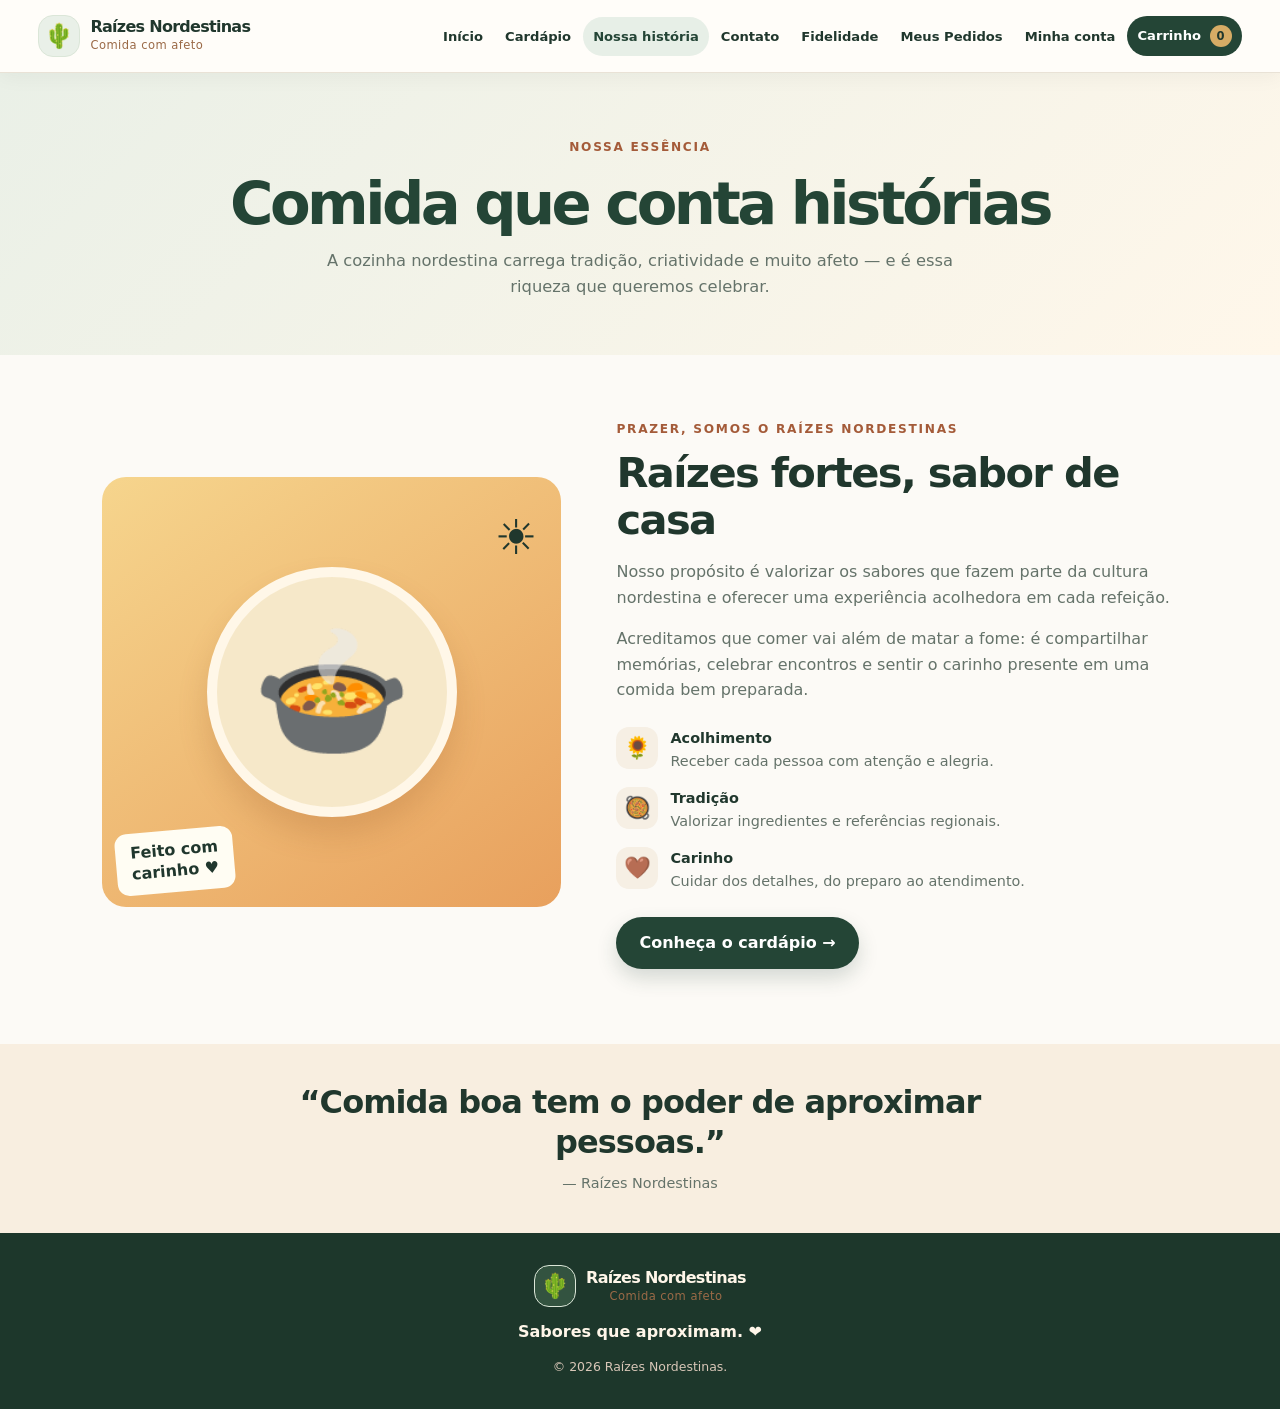
<file: quemsomos.html>
<!DOCTYPE html>
<html lang="pt-BR">
<head>
  <meta charset="UTF-8"><meta name="viewport" content="width=device-width, initial-scale=1">
  <meta name="description" content="Conheça a história e os valores do Raízes Nordestinas.">
  <title>Nossa história | Raízes Nordestinas</title><link rel="stylesheet" href="CSS/style.css">
  <link rel="stylesheet" href="CSS/visual-novo.css"><script src="JS/script.js" defer></script>
</head>
<body>
  <a class="skip-link" href="#conteudo">Pular para o conteúdo</a>
  <header class="site-header"><a class="brand" href="index.html"><span class="brand-mark">🌵</span><span><strong>Raízes Nordestinas</strong><small>Comida com afeto</small></span></a><button class="menu-toggle" aria-label="Abrir menu" aria-expanded="false" aria-controls="site-nav">☰</button><nav class="site-nav" id="site-nav">
      <a href="index.html">Início</a>
      <a href="cardapio.html">Cardápio</a>
      <a class="active" href="quemsomos.html">Nossa história</a>
      <a href="contato.html">Contato</a>
      <a href="fidelidade.html">Fidelidade</a>
      <a href="meus-pedidos.html">Meus Pedidos</a>
      <a href="login.html">Minha conta</a>
      <a href="carrinho.html">Carrinho <span class="cart-count" aria-label="itens no carrinho">0</span></a>
    </nav></header>
  <main id="conteudo">
    <section class="page-hero"><span class="eyebrow">Nossa essência</span><h1>Comida que conta histórias</h1><p>A cozinha nordestina carrega tradição, criatividade e muito afeto — e é essa riqueza que queremos celebrar.</p></section>
    <section class="about-layout">
      <div class="about-art"><span class="about-sun">☀️</span><div class="about-plate">🍲</div><span class="about-sticker">Feito com<br>carinho ♥</span></div>
      <div class="about-copy"><span class="eyebrow">Prazer, somos o Raízes Nordestinas</span><h2>Raízes fortes, sabor de casa</h2><p>Nosso propósito é valorizar os sabores que fazem parte da cultura nordestina e oferecer uma experiência acolhedora em cada refeição.</p><p>Acreditamos que comer vai além de matar a fome: é compartilhar memórias, celebrar encontros e sentir o carinho presente em uma comida bem preparada.</p><div class="value-list"><div><span>🌻</span><p><strong>Acolhimento</strong><br>Receber cada pessoa com atenção e alegria.</p></div><div><span>🥘</span><p><strong>Tradição</strong><br>Valorizar ingredientes e referências regionais.</p></div><div><span>🤎</span><p><strong>Carinho</strong><br>Cuidar dos detalhes, do preparo ao atendimento.</p></div></div><a class="button button-primary" href="cardapio.html">Conheça o cardápio →</a></div>
    </section>
    <section class="quote-band"><p>“Comida boa tem o poder de aproximar pessoas.”</p><span>— Raízes Nordestinas</span></section>
  </main>
  <footer class="site-footer"><a class="brand brand-footer" href="index.html"><span class="brand-mark">🌵</span><span><strong>Raízes Nordestinas</strong><small>Comida com afeto</small></span></a><p>Sabores que aproximam. ❤️</p><small>© <span class="current-year">2026</span> Raízes Nordestinas.</small></footer>
</body>
</html>
</file>
<file: CSS/style.css>
/* Raízes Nordestinas — CSS Mobile-First */
:root{--ink:#33251e;--muted:#71645c;--cream:#fff8ed;--paper:#fffdf9;--coral:#d95536;--coral-dark:#b84128;--yellow:#f3bd4f;--green:#526d4d;--line:#eadfd1;--shadow:0 14px 35px rgba(73,43,24,.09)}
*{box-sizing:border-box}
html{scroll-behavior:smooth}
body{margin:0;background:var(--paper);color:var(--ink);font-family:system-ui,-apple-system,BlinkMacSystemFont,"Segoe UI",sans-serif;line-height:1.6}
img{max-width:100%;height:auto}
a{color:inherit}
button,input,textarea,select{font:inherit}
button,a{-webkit-tap-highlight-color:transparent}
a:focus-visible,button:focus-visible,input:focus-visible,textarea:focus-visible,select:focus-visible{outline:3px solid #e6a62d;outline-offset:3px}
.skip-link{position:absolute;left:-9999px;top:0;background:#fff;padding:12px;z-index:100}
.skip-link:focus{left:12px;top:12px}
.site-header{position:relative;z-index:10;display:flex;align-items:center;justify-content:space-between;gap:16px;padding:14px 5%;background:rgba(255,253,249,.97);border-bottom:1px solid var(--line)}
.brand{display:flex;align-items:center;gap:10px;text-decoration:none;min-width:0}
.brand-mark{display:grid;place-items:center;width:42px;height:42px;border-radius:14px;background:var(--cream);font-size:24px}
.brand strong{display:block;font-size:1rem;line-height:1.2;letter-spacing:-.03em}
.brand small{display:block;color:var(--muted);font-size:.72rem;letter-spacing:.04em}
.menu-toggle{display:grid;place-items:center;width:44px;height:44px;border:1px solid var(--line);border-radius:12px;background:white;color:var(--ink);font-size:1.3rem;cursor:pointer}
.site-nav{display:none;position:absolute;top:100%;left:0;right:0;padding:10px 5% 18px;background:var(--paper);border-bottom:1px solid var(--line);box-shadow:var(--shadow)}
.site-nav.open{display:grid;gap:4px}
.site-nav a{text-decoration:none;padding:12px 14px;border-radius:10px;font-size:.95rem;font-weight:650}
.site-nav a:hover,.site-nav a.active{background:var(--cream);color:var(--coral-dark)}
.hero{display:grid;gap:20px;padding:48px 6% 54px;background:radial-gradient(circle at 90% 15%,#f9e6ba 0,transparent 34%),linear-gradient(135deg,#fff8ed,#fffdf9 70%)}
.hero-content{max-width:620px}
.eyebrow{display:inline-block;color:var(--coral-dark);font-size:.76rem;font-weight:800;letter-spacing:.12em;text-transform:uppercase}
.hero h1,.page-hero h1{margin:14px 0;font-size:clamp(2.35rem,10vw,4.6rem);line-height:1.04;letter-spacing:-.06em}
.hero h1 em{color:var(--coral);font-style:normal}
.hero-content>p,.page-hero>p{max-width:550px;color:var(--muted);font-size:1.02rem}
.hero-actions{display:flex;flex-direction:column;align-items:stretch;gap:10px;margin-top:25px}
.button{display:inline-flex;align-items:center;justify-content:center;gap:10px;min-height:48px;padding:12px 18px;border:1px solid transparent;border-radius:12px;text-decoration:none;text-align:center;font-weight:750;cursor:pointer;transition:transform .2s,background .2s}
.button:hover{transform:translateY(-2px)}
.button-primary{background:var(--coral);color:white;box-shadow:0 8px 18px rgba(217,85,54,.18)}
.button-primary:hover{background:var(--coral-dark)}
.button-outline{border-color:#d8c6b4;background:rgba(255,255,255,.65)}
.button-dark{background:var(--ink);color:white}
.hero-note{margin-top:22px;color:var(--muted);font-size:.88rem}
.hero-note span{color:var(--coral)}
.hero-art{position:relative;display:grid;place-items:center;min-height:260px;max-width:480px;width:100%;margin:auto;overflow:hidden;border-radius:35% 35% 28px 28px;background:linear-gradient(145deg,#f6d58d,#e8a05d)}
.sun{position:absolute;top:26px;right:32px;width:74px;height:74px;border-radius:50%;background:#fff0c8}
.plate{position:relative;display:grid;place-items:center;width:min(64vw,245px);aspect-ratio:1;border:12px solid #fff7e8;border-radius:50%;background:#f6e8c9;box-shadow:0 18px 30px #8f4e2533;font-size:clamp(5rem,20vw,8rem)}
.floating-tag{position:absolute;padding:9px 13px;border:1px solid #ffffffa8;border-radius:12px;background:#fffdf3;color:var(--ink);font-size:.8rem;font-weight:750;box-shadow:var(--shadow)}
.tag-one{top:24%;left:5%}.tag-two{right:4%;top:55%}.tag-three{bottom:9%;left:18%}
.section{padding:56px 6%}
.section-light{background:#fff}
.section-heading{text-align:center;max-width:650px;margin:0 auto 30px}
.section-heading h2,.story-strip h2,.about-copy h2,.contact-info h2,.order-banner h2{margin:8px 0 10px;font-size:clamp(1.7rem,6vw,2.55rem);line-height:1.13;letter-spacing:-.04em}
.section-heading p,.story-strip p,.about-copy>p,.contact-info>p,.order-banner p{color:var(--muted)}
.feature-grid{display:grid;grid-template-columns:1fr;gap:15px;max-width:1050px;margin:auto}
.feature-card{padding:24px 22px;border:1px solid var(--line);border-radius:18px;background:var(--paper)}
.food-icon{display:grid;place-items:center;width:58px;height:58px;border-radius:18px;font-size:1.8rem}
.icon-yellow{background:#fff0c7}.icon-coral{background:#ffe0d5}.icon-green{background:#e3ecdc}
.feature-card h3{margin:18px 0 6px;font-size:1.15rem}
.feature-card p{margin:0;color:var(--muted);font-size:.94rem}
.center-action{text-align:center;margin-top:26px}
.story-strip{display:grid;gap:18px;padding:42px 6%;background:#f8eee0}
.story-symbol{display:grid;place-items:center;width:64px;height:64px;border-radius:20px;background:#fff7e7;font-size:2rem}
.story-strip h2{max-width:540px}.story-strip p{max-width:620px;margin-bottom:0}
.text-link,.small-link{color:var(--coral-dark);font-weight:800;text-decoration:none}
.text-link{align-self:center}
.site-footer{display:grid;justify-items:center;gap:12px;padding:28px 6%;background:#30241e;color:#fff6e9;text-align:center}
.brand-footer .brand-mark{background:#49372d}
.brand-footer small{color:#d9c7b8}
.site-footer p{margin:0;font-weight:650}
.site-footer>small{color:#d9c7b8;font-size:.78rem}
.page-hero{padding:46px 6% 40px;text-align:center;background:linear-gradient(135deg,#fff4e3,#fffdf9)}
.page-hero h1{font-size:clamp(2.2rem,9vw,3.7rem)}
.page-hero>p{margin:0 auto;max-width:650px}
.menu-section{padding:28px 5% 55px}
.filter-row{display:flex;gap:8px;overflow-x:auto;padding:4px 0 18px;margin-bottom:12px;scrollbar-width:thin}
.filter-button{flex:0 0 auto;padding:10px 15px;border:1px solid var(--line);border-radius:999px;background:white;color:var(--ink);font-weight:700;cursor:pointer}
.filter-button.active,.filter-button:hover{border-color:var(--coral);background:var(--coral);color:white}
.menu-grid{display:grid;grid-template-columns:1fr;gap:16px}
.menu-card{overflow:hidden;border:1px solid var(--line);border-radius:18px;background:#fff;box-shadow:0 6px 20px rgba(73,43,24,.04)}
.menu-card[hidden]{display:none}
.menu-art{display:grid;place-items:center;min-height:150px;font-size:4.6rem}
.art-yellow{background:#fff0c7}.art-coral{background:#ffe0d5}.art-cream{background:#f8eddb}.art-green{background:#e3ecdc}.art-blue{background:#dcebf0}
.menu-card-body{padding:18px}
.menu-category{font-size:.68rem;font-weight:850;letter-spacing:.12em;color:var(--coral-dark)}
.menu-card h2{margin:5px 0;font-size:1.18rem}
.menu-card p{margin:0 0 17px;color:var(--muted);font-size:.9rem}
.menu-card-bottom{display:flex;align-items:center;justify-content:space-between;gap:10px;flex-wrap:wrap;padding-top:13px;border-top:1px solid var(--line)}
.menu-card-bottom strong{font-size:1.05rem}
.small-link{font-size:.8rem}
.menu-disclaimer{margin:22px auto 0;max-width:850px;color:var(--muted);font-size:.82rem}
.order-banner{display:grid;gap:20px;padding:35px 6%;background:#f8eee0}
.about-layout{display:grid;gap:32px;padding:40px 6% 60px}
.about-art{position:relative;display:grid;place-items:center;min-height:260px;border-radius:24px;background:linear-gradient(145deg,#f6d58d,#e8a05d);overflow:hidden}
.about-sun{position:absolute;top:22px;right:24px;font-size:3rem}
.about-plate{display:grid;place-items:center;width:190px;aspect-ratio:1;border:10px solid #fff7e8;border-radius:50%;background:#f6e8c9;box-shadow:0 18px 30px #8f4e2533;font-size:6rem}
.about-sticker{position:absolute;bottom:15px;left:14px;padding:10px 15px;border-radius:12px;background:#fffdf3;font-weight:800;line-height:1.3;transform:rotate(-5deg)}
.about-copy h2{font-size:clamp(1.8rem,6vw,2.6rem)}
.value-list{display:grid;gap:14px;margin:24px 0}
.value-list>div{display:flex;align-items:flex-start;gap:12px}
.value-list>div>span{display:grid;place-items:center;flex:0 0 42px;height:42px;border-radius:13px;background:var(--cream);font-size:1.35rem}
.value-list p{margin:0;color:var(--muted);font-size:.9rem}
.value-list strong{color:var(--ink)}
.quote-band{padding:38px 6%;background:#f8eee0;text-align:center}
.quote-band p{margin:0 auto 8px;max-width:700px;font-size:clamp(1.4rem,5vw,2rem);font-weight:800;line-height:1.25;letter-spacing:-.03em}
.quote-band span{color:var(--muted);font-size:.9rem}
.contact-layout{display:grid;gap:28px;padding:35px 6% 60px}
.contact-info{padding:10px 0}
.contact-item{display:flex;gap:14px;align-items:flex-start;margin-top:20px}
.contact-item>span{display:grid;place-items:center;flex:0 0 46px;height:46px;border-radius:14px;background:var(--cream);font-size:1.3rem}
.contact-item strong{display:block}
.contact-item p{margin:3px 0 0;color:var(--muted);font-size:.9rem}
.contact-form{display:grid;gap:9px;padding:22px;border:1px solid var(--line);border-radius:20px;background:#fff;box-shadow:var(--shadow)}
.contact-form h2{margin:0;font-size:1.45rem}
.contact-form>p{margin:0 0 8px;color:var(--muted);font-size:.85rem}
.contact-form label{font-size:.87rem;font-weight:750}
.contact-form input,.contact-form textarea,.contact-form select{width:100%;min-height:46px;padding:11px 12px;border:1px solid #d9cec2;border-radius:10px;background:#fffdf9;color:var(--ink)}
.contact-form textarea{resize:vertical}
.contact-form .button{width:100%;margin-top:6px}
.form-feedback{color:var(--green);font-size:.88rem}
@media(min-width:600px){
 .hero{padding-top:62px;padding-bottom:64px}
 .hero-actions{flex-direction:row;align-items:center;flex-wrap:wrap}
 .hero-art{min-height:340px}
 .feature-grid{grid-template-columns:repeat(3,minmax(0,1fr))}
 .menu-grid{grid-template-columns:repeat(2,minmax(0,1fr))}
 .story-strip{grid-template-columns:auto 1fr;align-items:center}
 .story-strip .text-link{grid-column:2}
 .order-banner{grid-template-columns:1fr auto;align-items:center}
 .contact-form{padding:28px}
}
@media(min-width:800px){
 .site-header{padding:14px 7%}
 .menu-toggle{display:none}
 .site-nav{position:static;display:flex;align-items:center;gap:3px;padding:0;border:0;box-shadow:none;background:transparent}
 .site-nav a{padding:10px 13px}
 .hero{grid-template-columns:1.05fr .95fr;align-items:center;gap:38px;padding:72px 8%}
 .hero-art{min-height:390px}
 .section{padding:72px 8%}
 .story-strip{padding:48px 8%;grid-template-columns:auto 1fr auto;gap:24px}
 .story-strip .text-link{grid-column:auto}
 .page-hero{padding:58px 8% 48px}
 .menu-section{padding:35px 8% 65px}
 .menu-grid{grid-template-columns:repeat(3,minmax(0,1fr));gap:20px}
 .menu-art{min-height:170px}
 .order-banner{padding:42px 8%}
 .about-layout{grid-template-columns:.9fr 1.1fr;align-items:center;gap:55px;padding:60px 8% 75px}
 .about-art{min-height:430px}
 .about-plate{width:250px;font-size:8rem}
 .contact-layout{grid-template-columns:1fr 1fr;gap:60px;padding:50px 8% 75px}
 .contact-info{padding:22px 0}
 .site-footer{padding:32px 8%}
}
@media(min-width:1100px){
 .hero{padding-left:max(8%,calc((100% - 1180px)/2));padding-right:max(8%,calc((100% - 1180px)/2))}
 .hero-art{max-width:500px}
 .menu-grid{gap:24px}
}
@media(prefers-reduced-motion:reduce){html{scroll-behavior:auto}*,*::before,*::after{transition:none!important}}

/* Carrinho e pedidos — Mobile-First */
.cart-count{display:inline-grid;place-items:center;min-width:22px;height:22px;padding:0 5px;margin-left:4px;border-radius:999px;background:var(--coral);color:#fff;font-size:.72rem;font-weight:800}
.menu-card-bottom{display:flex;flex-wrap:wrap;align-items:center;justify-content:space-between;gap:10px}
.menu-card-bottom .button{min-height:40px;padding:9px 12px;font-size:.85rem}
.cart-page{max-width:1000px;margin:0 auto;padding:28px 5% 60px}
.cart-list{display:grid;gap:12px;margin:20px 0}
.cart-item{display:grid;grid-template-columns:1fr auto;gap:12px;align-items:center;padding:16px;border:1px solid var(--line);border-radius:16px;background:#fff}
.cart-item h2{margin:0;font-size:1rem}
.cart-item p{margin:4px 0 0;color:var(--muted);font-size:.88rem}
.cart-controls{display:flex;align-items:center;justify-content:flex-end;gap:8px;flex-wrap:wrap}
.qty-btn,.remove-btn{min-width:36px;min-height:36px;border:1px solid var(--line);border-radius:10px;background:var(--cream);cursor:pointer;font-weight:800}
.remove-btn{padding:0 10px;color:var(--coral-dark)}
.cart-summary{padding:20px;border-radius:18px;background:var(--cream)}
.summary-line{display:flex;justify-content:space-between;gap:14px;padding:7px 0}
.summary-total{margin-top:8px;padding-top:14px;border-top:1px solid var(--line);font-size:1.2rem;font-weight:850}
.checkout-form{display:grid;gap:12px;margin-top:20px}
.checkout-form label{display:grid;gap:6px;font-weight:700;font-size:.9rem}
.checkout-form input,.checkout-form textarea,.checkout-form select{width:100%;min-height:46px;padding:11px 12px;border:1px solid #d9c9b8;border-radius:10px;background:#fff}
.empty-cart{padding:32px 20px;border:1px dashed #d8c6b4;border-radius:16px;text-align:center}
.empty-cart p{color:var(--muted)}
.cart-notice{margin:12px 0;color:var(--green);font-weight:700}
@media(min-width:560px){.cart-item{grid-template-columns:minmax(0,1fr) auto}.checkout-form{grid-template-columns:1fr 1fr}.checkout-form .full-width{grid-column:1/-1}}
</file>
<file: CSS/visual-novo.css>
/* Renovação visual Raízes Nordestinas — mobile-first */
:root{--ink:#20372d;--muted:#65736a;--cream:#f6efe4;--paper:#fffdfa;--coral:#b96742;--coral-dark:#974d30;--yellow:#d7ac65;--green:#244536;--line:#e9e2d6;--shadow:0 18px 45px rgba(25,50,35,.10)}
body{background:#fcfaf6;color:var(--ink)}
.site-header{background:rgba(255,253,249,.97);box-shadow:0 3px 20px rgba(20,40,30,.05);padding:14px 5%}
.brand-mark{background:#e9f0e8;border:1px solid #dbe6d8;border-radius:15px}
.brand strong{font-weight:850;letter-spacing:-.045em}
.brand small{color:#9b6a47}
.site-nav a{font-size:.86rem;padding:10px 11px;border-radius:999px;white-space:nowrap}
.site-nav a.active,.site-nav a:hover{background:#e7efe7;color:#244536}
.site-nav a[href="carrinho.html"]{background:#244536;color:white}
.site-nav a[href="carrinho.html"]:hover{background:#35644b}
.cart-count{background:#d7ac65;color:#20372d}
.hero{background:radial-gradient(circle at 14% 12%,#fff4dd,transparent 44%),linear-gradient(125deg,#fbf5e9,#f2eee4);gap:28px;padding-top:54px;padding-bottom:64px}
.hero-content{position:relative;z-index:1}
.hero h1{font-size:clamp(2.6rem,9vw,5.1rem);line-height:1.04;letter-spacing:-.065em}
.hero h1 em{color:#a95435}
.hero-content>p{font-size:1.08rem;line-height:1.75}
.eyebrow{color:#a45b39;letter-spacing:.14em}
.button{border-radius:999px;padding:12px 22px;transition:transform .2s,background .2s,box-shadow .2s}
.button-primary{background:#244536;box-shadow:0 9px 20px rgba(36,69,54,.18)}
.button-primary:hover{background:#37654e;box-shadow:0 12px 25px rgba(36,69,54,.23)}
.button-outline{background:#fffdf9;border-color:#cbbba7}
.button-dark{background:#244536}
.hero-art{max-width:560px;min-height:350px;aspect-ratio:4/4;overflow:visible;background:transparent;border-radius:30px}
.hero-photo{width:100%;height:100%;position:absolute;inset:0;overflow:hidden;border-radius:32px 32px 90px 32px;box-shadow:0 24px 60px rgba(64,55,31,.19);background:#ead6b3}
.hero-photo img{display:block;width:100%;height:100%;object-fit:cover;object-position:center}
.floating-tag{z-index:2;border:1px solid #fff9;padding:10px 14px;border-radius:999px;background:#fffdf6ee;color:#244536;box-shadow:0 10px 28px #263a3026}
.tag-one{top:8%;left:-2%}.tag-two{right:-2%;top:55%}.tag-three{bottom:5%;left:3%}
.section{padding-top:66px;padding-bottom:72px}
.section-light{background:#fffdfa}
.section-heading h2,.story-strip h2{color:#244536}
.feature-card{border:1px solid #e9e2d6;background:#fff;border-radius:24px;box-shadow:0 8px 26px #1d3b2710;transition:transform .2s,box-shadow .2s}
.feature-card:hover{transform:translateY(-4px);box-shadow:0 16px 35px #1d3b271c}
.story-strip{background:#eaf0e7;border-top:1px solid #dce6d9}
.site-footer{background:#1d372b}
.brand-footer .brand-mark{background:#335340}
.page-hero{background:linear-gradient(135deg,#eaf0e7,#fff7ea);padding-top:60px;padding-bottom:55px}
.page-hero h1{color:#244536}
.filter-row{gap:10px;padding-bottom:22px}
.filter-button{background:#fffdf9;border-color:#ddd6c8;padding:11px 18px}
.filter-button.active,.filter-button:hover{background:#244536;border-color:#244536}
.menu-card{overflow:hidden;border:1px solid #e9e2d6;border-radius:23px;background:#fff;box-shadow:0 8px 26px rgba(32,55,45,.08);transition:transform .22s,box-shadow .22s}
.menu-card:hover{transform:translateY(-4px);box-shadow:0 20px 35px rgba(32,55,45,.14)}
.menu-art{height:215px;min-height:0;overflow:hidden;background:#f4e8d6;padding:0}
.menu-art img{display:block;width:100%;height:100%;object-fit:cover;transition:transform .4s}
.menu-card:hover .menu-art img{transform:scale(1.045)}
.menu-card-body{padding:20px}
.menu-category{color:#a65c39;font-weight:800;letter-spacing:.09em}
.menu-card-bottom strong{color:#244536;font-size:1.16rem}
.menu-card-bottom .button{background:#244536;border-radius:999px}
.menu-card-bottom .button:hover{background:#37654e}
.cart-summary,.admin-notice{background:#eaf0e7}
@media(min-width:800px){.site-header{padding:15px 3%}.site-nav{flex-wrap:wrap;justify-content:flex-end;max-width:76%;gap:2px}.hero{grid-template-columns:1fr 1fr;gap:6%;padding-top:85px;padding-bottom:95px}.hero-art{min-height:440px}.menu-art{height:205px}}
@media(min-width:1150px){.site-nav{flex-wrap:nowrap;max-width:none}.site-nav a{font-size:.82rem;padding:9px 10px}.hero-art{min-height:490px}}
@media(max-width:380px){.hero-art{min-height:285px}.floating-tag{font-size:.68rem;padding:7px 9px}}
</file>
<file: CSS/admin.css>
/* Painel administrativo - Mobile-First */

* {
    box-sizing: border-box;
}

body {
    margin: 0;
    background: #f8f3eb;
    color: #263a30;
    font-family: Arial, sans-serif;
}

.admin-header {
    background: #244536;
    color: white;
    padding: 24px 16px;
}

.admin-header-content {
    max-width: 1100px;
    margin: 0 auto;
    display: flex;
    flex-direction: column;
    gap: 16px;
}

.admin-subtitle {
    color: #e7c68d;
    margin: 0 0 8px;
}

.admin-header h1 {
    margin: 0;
    font-size: 1.7rem;
}

.admin-back {
    color: white;
    text-decoration: underline;
}

.admin-container {
    max-width: 1100px;
    margin: 0 auto;
    padding: 20px 16px 48px;
}

.admin-notice {
    padding: 12px;
    border-radius: 10px;
    background: #fff0d7;
    font-size: 0.9rem;
}

.admin-summary {
    display: grid;
    grid-template-columns: repeat(2, minmax(0, 1fr));
    gap: 12px;
    margin: 24px 0;
}

.admin-stat {
    background: white;
    border: 1px solid #e8dccd;
    border-radius: 14px;
    padding: 18px;
}

.admin-stat span {
    display: block;
    font-size: 0.85rem;
    color: #59685f;
}

.admin-stat strong {
    display: block;
    font-size: 2rem;
    margin-top: 10px;
    color: #244536;
}

.admin-section {
    background: white;
    border: 1px solid #e8dccd;
    border-radius: 16px;
    padding: 18px;
    margin-top: 24px;
}

.admin-section h2 {
    margin-top: 0;
    color: #244536;
}

.admin-section-header {
    display: flex;
    flex-direction: column;
    gap: 12px;
    margin-bottom: 20px;
}

.admin-section-header p {
    color: #657168;
}

.admin-section select,
.admin-pedido select {
    width: 100%;
    min-height: 44px;
    padding: 10px;
    border: 1px solid #cfcfcf;
    border-radius: 8px;
    font-size: 16px;
    background: white;
}

.admin-pedido {
    border: 1px solid #e8dccd;
    border-radius: 12px;
    padding: 18px;
    margin-bottom: 14px;
    overflow-wrap: anywhere;
}

.admin-pedido h3 {
    margin-top: 0;
    color: #244536;
}

.admin-pedido p {
    line-height: 1.5;
}

.admin-pedido label {
    display: block;
    font-weight: bold;
    margin: 16px 0 8px;
}

.admin-pedido button {
    width: 100%;
    min-height: 46px;
    margin-top: 12px;
    padding: 12px;
    border: 0;
    border-radius: 8px;
    background: #244536;
    color: white;
    font-size: 1rem;
    cursor: pointer;
}

.admin-pedido button:hover {
    background: #37644d;
}

.admin-promocoes {
    display: grid;
    grid-template-columns: 1fr;
    gap: 14px;
}

.admin-promo {
    background: #f8f3eb;
    border-radius: 12px;
    padding: 18px;
}

.admin-promo h3 {
    color: #a84d2b;
}

/* Tablets e computadores */
@media (min-width: 768px) {
    .admin-header-content {
        flex-direction: row;
        justify-content: space-between;
        align-items: center;
    }

    .admin-container {
        padding: 32px 24px 60px;
    }

    .admin-summary {
        grid-template-columns: repeat(4, minmax(0, 1fr));
    }

    .admin-section {
        padding: 28px;
    }

    .admin-promocoes {
        grid-template-columns: repeat(2, minmax(0, 1fr));
    }

    .admin-pedido button {
        width: auto;
    }
}
</file>
<file: CSS/conta.css>
/* Mobile-First: estilos iniciais para celular */

.conta-container {
    min-height: 100vh;
    display: flex;
    justify-content: center;
    align-items: center;
    padding: 20px;
    background: #f8f3eb;
}

.conta-card {
    width: 100%;
    max-width: 420px;
    padding: 24px;
    background: white;
    border-radius: 18px;
    box-shadow: 0 8px 30px rgba(0, 0, 0, 0.08);
}

.conta-card h1 {
    margin-top: 20px;
    color: #244536;
}

.conta-card form {
    display: flex;
    flex-direction: column;
    gap: 12px;
    margin-top: 24px;
}

.conta-card input {
    width: 100%;
    padding: 14px;
    border: 1px solid #ccc;
    border-radius: 8px;
    font-size: 16px;
}

.conta-card button {
    margin-top: 12px;
    min-height: 48px;
}

/* Ajuste para telas maiores */
@media (min-width: 768px) {
    .conta-card {
        padding: 40px;
    }
}
</file>
<file: CSS/fidelidade.css>
/* Primeiro: telas de celular */

.fidelidade-container {
    width: 100%;
    max-width: 900px;
    min-height: 100vh;
    margin: 0 auto;
    padding: 20px;
    background: #f8f3eb;
}

.fidelidade-container header {
    margin: 30px 0;
    text-align: center;
}

.fidelidade-container h1 {
    color: #244536;
}

.fidelidade-card {
    background: #fff;
    border: 1px solid #eadfce;
    border-radius: 16px;
    padding: 22px;
    margin-bottom: 20px;
}

#total-pontos {
    display: block;
    margin: 16px 0;
    font-size: 2rem;
    color: #244536;
}

.promocao {
    margin-top: 16px;
    padding: 16px;
    border-radius: 12px;
    background: #f8f3eb;
}

.promocao h3 {
    color: #a84d2b;
}

@media (min-width: 768px) {
    .fidelidade-container {
        padding: 40px;
    }

    .fidelidade-card {
        padding: 30px;
    }
}
</file>
<file: CSS/pedidos.css>
/* Mobile-First */

.pedidos-container {
    width: 100%;
    max-width: 900px;
    min-height: 100vh;
    margin: 0 auto;
    padding: 20px;
}

.pedidos-header {
    margin: 30px 0;
    text-align: center;
}

.pedidos-header h1 {
    color: #244536;
    font-size: 1.8rem;
}

.pedido-card {
    background: #fff;
    border: 1px solid #e8dccd;
    border-radius: 16px;
    padding: 20px;
    margin-bottom: 18px;
    box-shadow: 0 4px 14px rgba(0,0,0,.05);
}

.pedido-card h2 {
    color: #244536;
    font-size: 1.2rem;
    overflow-wrap: anywhere;
}

.pedido-card p {
    margin: 12px 0;
}

.pedido-card button {
    width: 100%;
    margin-top: 12px;
    min-height: 48px;
}

.pedido-card button:disabled {
    opacity: .6;
    cursor: not-allowed;
}

/* Tablets e computadores */
@media (min-width: 768px) {
    .pedidos-container {
        padding: 40px;
    }

    .pedido-card {
        padding: 28px;
    }

    .pedido-card button {
        width: auto;
    }
}
</file>
<file: CSS/pagamento.css>
/* Layout base para celulares */

.pagamento-container {
    min-height: 100vh;
    display: flex;
    align-items: center;
    justify-content: center;
    padding: 20px;
    background: #f8f3eb;
}

.pagamento-card {
    width: 100%;
    max-width: 520px;
    padding: 24px;
    background: white;
    border-radius: 18px;
    box-shadow: 0 8px 30px rgba(0,0,0,.08);
}

.pagamento-card h1 {
    margin: 24px 0 12px;
    color: #244536;
}

#resumo-pagamento {
    margin: 24px 0;
    padding: 18px;
    background: #f8f3eb;
    border-radius: 12px;
}

#form-pagamento {
    display: flex;
    flex-direction: column;
    gap: 14px;
}

#form-pagamento[hidden] {
    display: none;
}

#form-pagamento select {
    width: 100%;
    padding: 14px;
    border: 1px solid #ccc;
    border-radius: 8px;
    font-size: 16px;
}

#form-pagamento button {
    min-height: 48px;
}

#retorno-pagamento {
    margin-top: 24px;
}

.resultado-pagamento {
    padding: 16px;
    border-radius: 10px;
    font-weight: 700;
}

.resultado-pagamento.aprovado {
    color: #17633c;
    background: #e6f6eb;
}

.resultado-pagamento.pendente {
    color: #805500;
    background: #fff3d4;
}

.resultado-pagamento.recusado {
    color: #a12626;
    background: #fde9e9;
}

@media (min-width: 768px) {
    .pagamento-card {
        padding: 40px;
    }
}

/* Resumo único do pedido e total consolidado */
.pagamento-itens { list-style: none; padding: 0; margin: 16px 0; }
.pagamento-itens li { display: flex; justify-content: space-between; gap: 16px; padding: 10px 0; border-bottom: 1px solid #e6dccc; }
.pagamento-itens li span { min-width: 0; overflow-wrap: anywhere; }
.pagamento-itens li strong { white-space: nowrap; }
.pagamento-valores { margin-top: 16px; }
.pagamento-valores p { margin: 8px 0; }
.pagamento-total { border-top: 2px solid #244536; padding-top: 14px; font-size: 1.3rem; font-weight: 800; color: #244536; }
</file>
